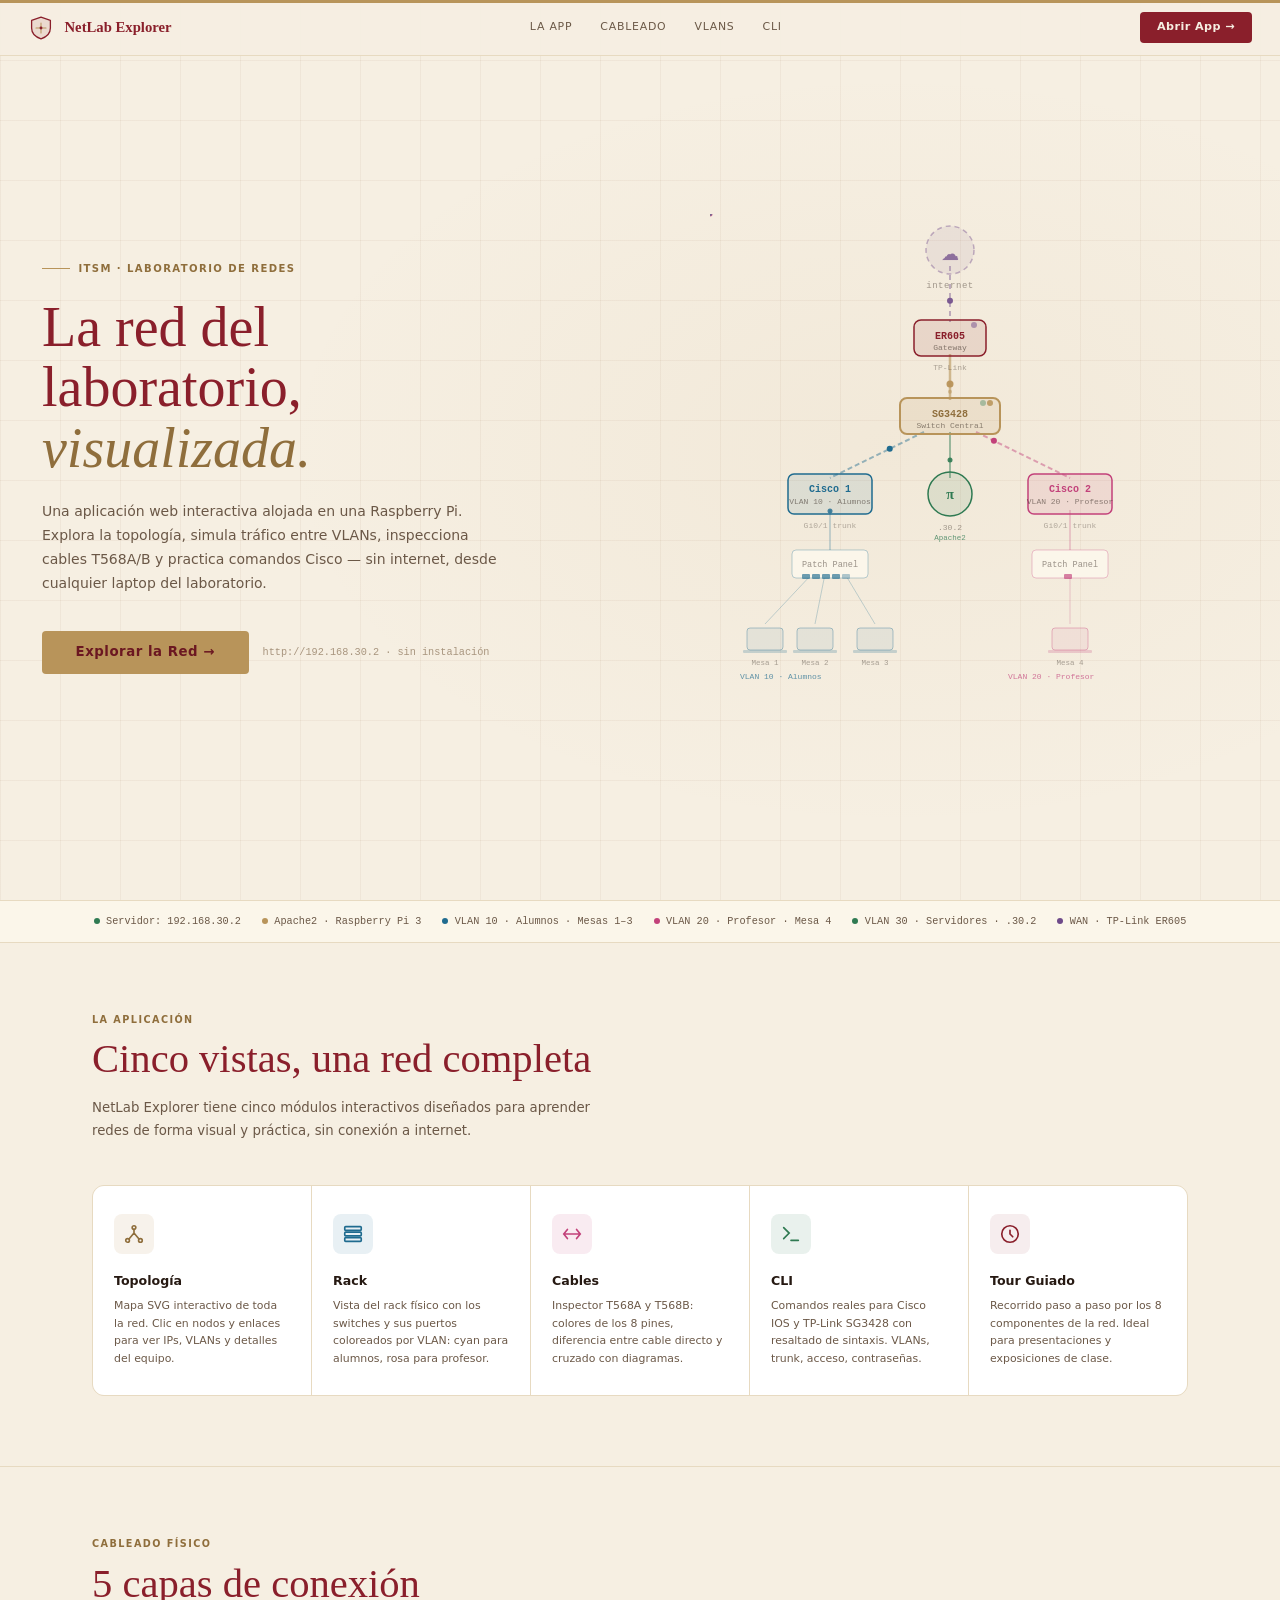
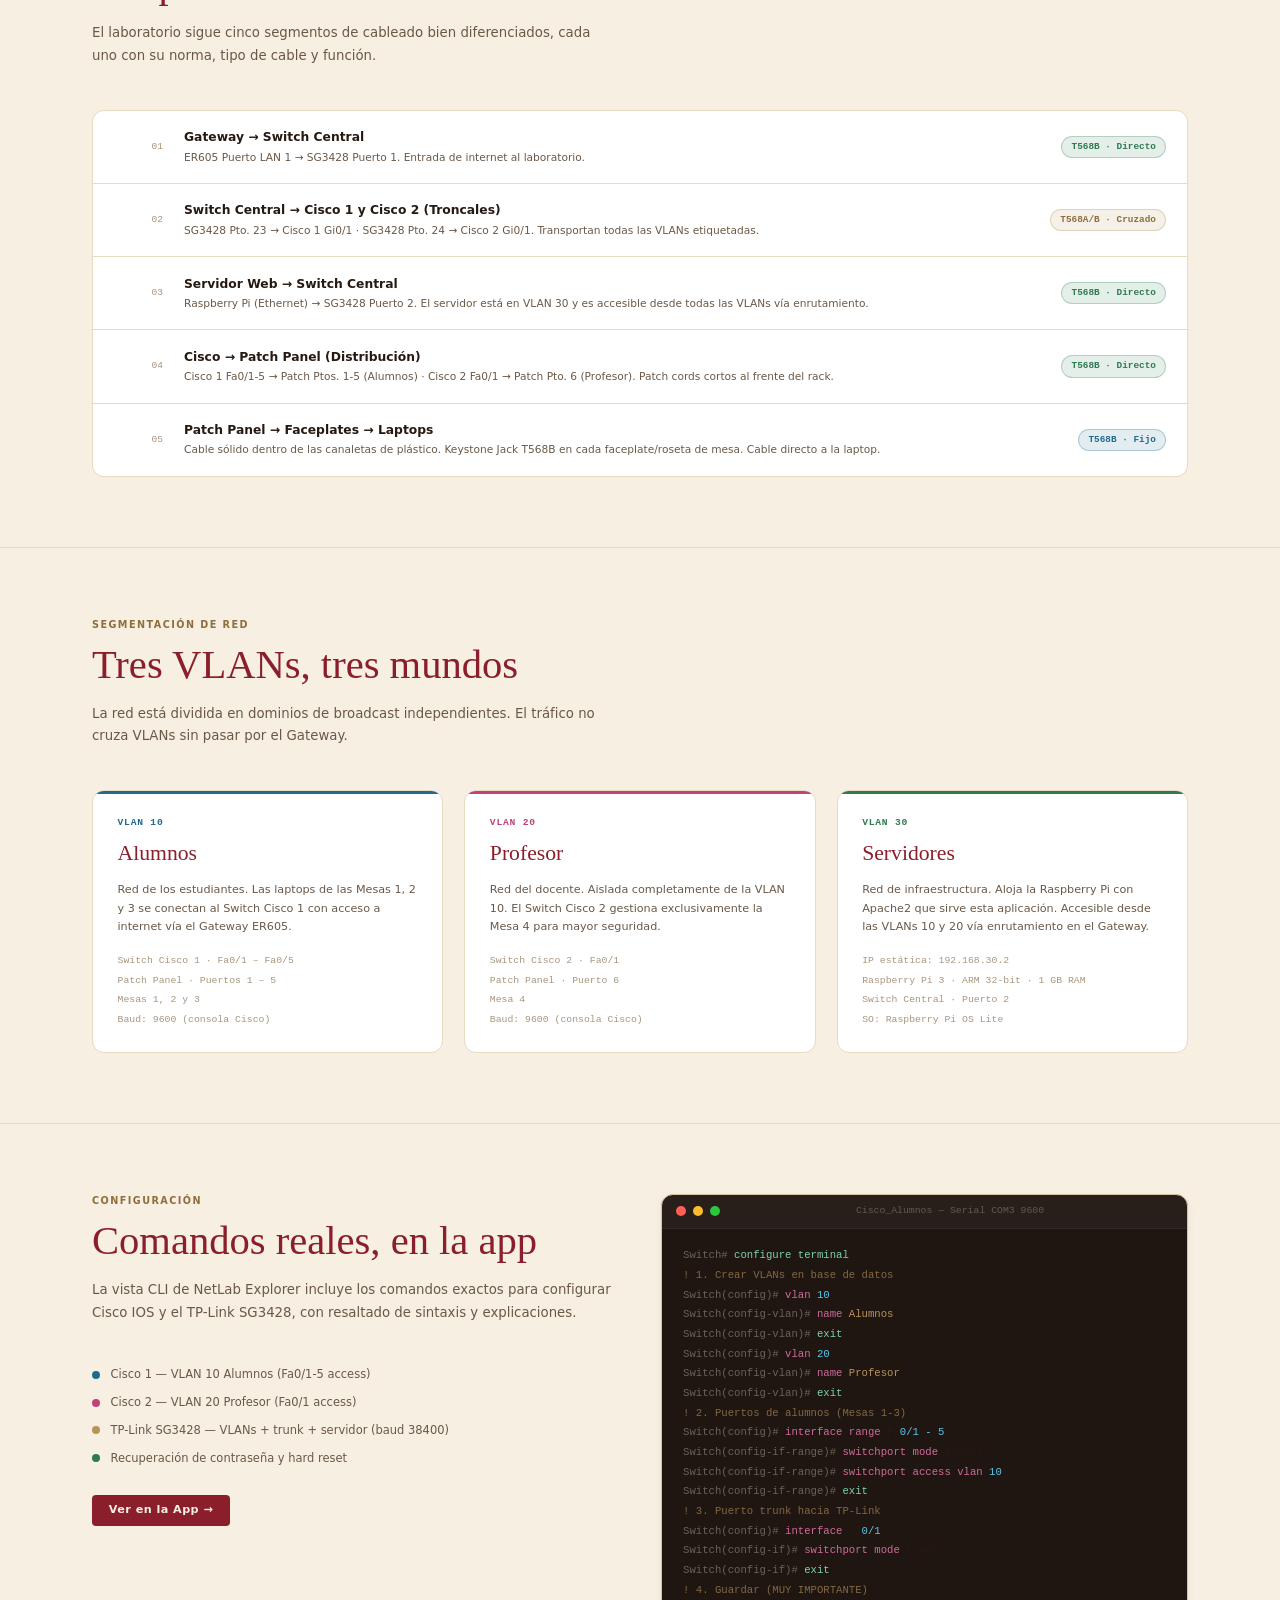
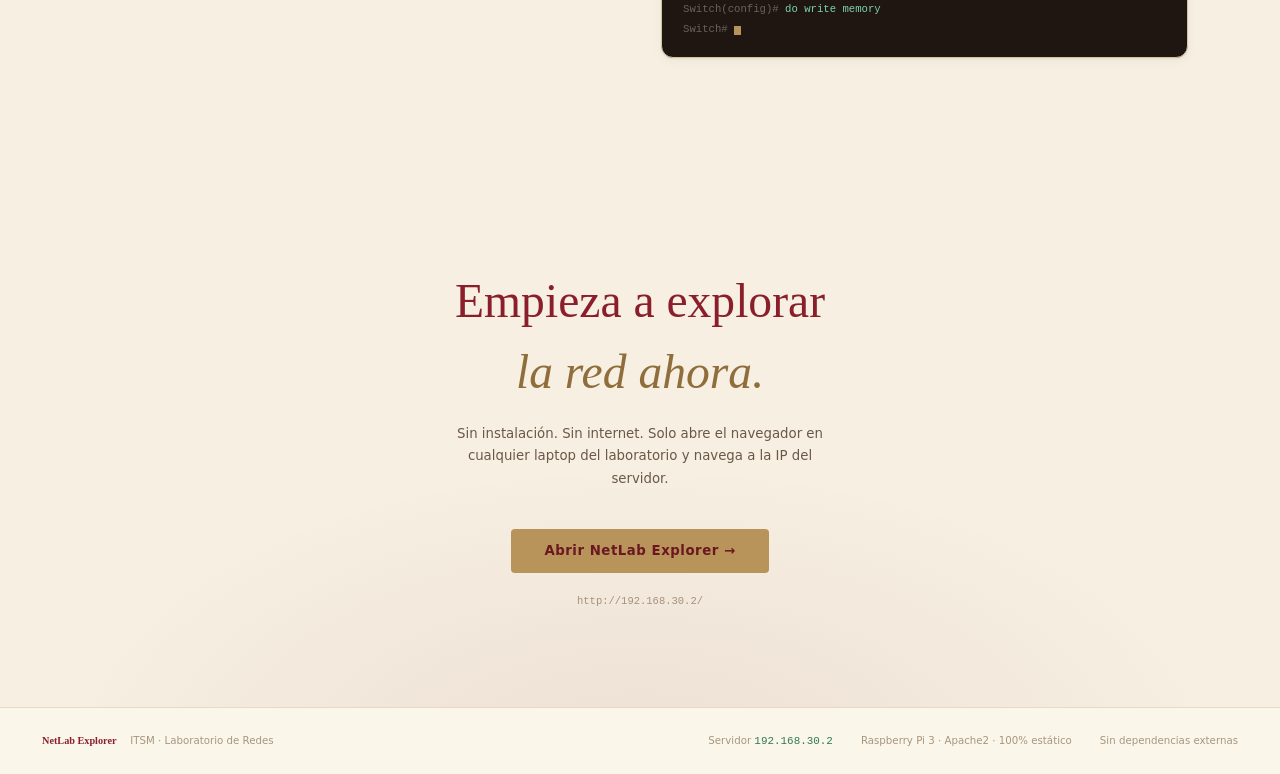
<file: index.html>
<!DOCTYPE html>
<html lang="es">
<head>
<meta charset="UTF-8">
<meta name="viewport" content="width=device-width, initial-scale=1.0">
<title>NetLab Explorer · Red del Laboratorio ITSM</title>
<link rel="preload" href="css/base.css" as="style">
<link rel="stylesheet" href="css/base.css">
<style>
/* NAV */
.ld-nav {
  position: fixed;
  top: 0; left: 0; right: 0;
  z-index: 100;
  display: flex;
  align-items: center;
  justify-content: space-between;
  padding: 0 2rem;
  height: 56px;
  background: rgba(246, 239, 226, 0.94);
  border-bottom: 1px solid var(--line);
  box-shadow: inset 0 3px 0 var(--gold);
}
.ld-nav__brand {
  display: flex;
  align-items: center;
  gap: 0.75rem;
  font-family: var(--font-display);
  font-size: 1.05rem;
  font-weight: 700;
  color: var(--wine);
}
.ld-nav__links {
  display: flex;
  gap: 2rem;
  font-size: 0.78rem;
  letter-spacing: 0.07em;
  text-transform: uppercase;
  color: var(--text-mut);
}
.ld-nav__links a { transition: color var(--t-fast) var(--ease); }
.ld-nav__links a:hover { color: var(--gold); }
.ld-btn {
  display: inline-flex;
  align-items: center;
  gap: 0.4rem;
  padding: 0.5rem 1.2rem;
  border-radius: var(--r-sm);
  font-size: 0.8rem;
  font-weight: 600;
  letter-spacing: 0.04em;
  transition: background var(--t-fast) var(--ease), transform var(--t-fast) var(--ease);
  background: var(--wine);
  color: #f6efe2;
}
.ld-btn:hover { background: var(--wine-deep); transform: translateY(-1px); }
.ld-btn--gold { background: var(--gold); color: var(--wine-deep); }
.ld-btn--gold:hover { background: var(--gold-deep); color: #f6efe2; }
.ld-btn--lg { padding: 0.85rem 2.4rem; font-size: 0.95rem; }

/* HERO */
.hero {
  min-height: 100vh;
  display: grid;
  grid-template-columns: 1fr 1fr;
  align-items: center;
  padding: 6rem 3rem 4rem;
  gap: 3rem;
  position: relative;
  overflow: hidden;
}
.hero::before {
  content: '';
  position: absolute;
  inset: 0;
  background:
    linear-gradient(var(--grid) 1px, transparent 1px) 0 0 / 60px 60px,
    linear-gradient(90deg, var(--grid) 1px, transparent 1px) 0 0 / 60px 60px;
  pointer-events: none;
}
.hero::after {
  content: '';
  position: absolute;
  inset: 0;
  background: radial-gradient(ellipse 80% 70% at 70% 50%, rgba(184,148,90,0.07), transparent 60%);
  pointer-events: none;
}
.hero__content {
  position: relative;
  z-index: 1;
  animation: fadeUp 0.9s var(--ease) both;
}
.hero__kicker {
  display: inline-flex;
  align-items: center;
  gap: 0.6rem;
  font-size: 0.72rem;
  font-weight: 600;
  letter-spacing: 0.14em;
  text-transform: uppercase;
  color: var(--gold-deep);
  margin-bottom: 1.5rem;
}
.hero__kicker::before {
  content: '';
  display: inline-block;
  width: 28px; height: 1px;
  background: var(--gold);
}
.hero__title {
  font-family: var(--font-display);
  font-size: clamp(2.6rem, 5vw, 4rem);
  line-height: 1.08;
  font-weight: normal;
  color: var(--wine);
  margin: 0 0 1.5rem;
}
.hero__title em {
  font-style: italic;
  color: var(--gold-deep);
}
.hero__sub {
  font-size: 1rem;
  line-height: 1.72;
  color: var(--text-mut);
  margin-bottom: 2.5rem;
  max-width: 460px;
}
.hero__actions {
  display: flex;
  gap: 1rem;
  align-items: center;
  flex-wrap: wrap;
}
.hero__note {
  font-size: 0.73rem;
  color: var(--text-dim);
  font-family: var(--font-mono);
}
.hero__visual {
  position: relative;
  z-index: 1;
  display: flex;
  justify-content: center;
  align-items: center;
  animation: fadeUp 0.9s 0.15s var(--ease) both;
}

/* STATUS STRIP */
.strip {
  display: flex;
  align-items: center;
  padding: 0.9rem 3rem;
  border-top: 1px solid var(--line);
  border-bottom: 1px solid var(--line);
  background: var(--bg-1);
  font-size: 0.73rem;
  color: var(--text-mut);
  font-family: var(--font-mono);
  flex-wrap: wrap;
  gap: 1.5rem;
  justify-content: center;
}
.strip__item { display: flex; align-items: center; gap: 0.45rem; white-space: nowrap; }
.strip__dot { width: 6px; height: 6px; border-radius: 50%; flex-shrink: 0; }

/* SECTIONS */
.section {
  padding: 5rem 3rem;
  max-width: 1180px;
  margin: 0 auto;
}
.section__label {
  font-size: 0.69rem;
  font-weight: 600;
  letter-spacing: 0.15em;
  text-transform: uppercase;
  color: var(--gold-deep);
  margin-bottom: 0.6rem;
}
.section__title {
  font-family: var(--font-display);
  font-size: clamp(1.9rem, 3.5vw, 2.9rem);
  font-weight: normal;
  color: var(--wine);
  margin: 0 0 1rem;
  line-height: 1.18;
}
.section__sub {
  font-size: 0.95rem;
  color: var(--text-mut);
  max-width: 520px;
  line-height: 1.72;
  margin-bottom: 3rem;
}

/* FEATURE GRID */
.features {
  display: grid;
  grid-template-columns: repeat(5, 1fr);
  gap: 1px;
  background: var(--line);
  border: 1px solid var(--line);
  border-radius: var(--r-lg);
  overflow: hidden;
}
.feat {
  background: var(--bg-card);
  padding: 2rem 1.5rem;
  transition: background var(--t-mid) var(--ease);
  animation: fadeUp 0.7s var(--ease) both;
}
.feat:hover { background: var(--bg-1); }
.feat__icon {
  width: 40px; height: 40px;
  border-radius: var(--r-md);
  display: flex;
  align-items: center;
  justify-content: center;
  margin-bottom: 1.25rem;
}
.feat__title { font-size: 0.9rem; font-weight: 600; color: var(--text); margin-bottom: 0.5rem; }
.feat__desc { font-size: 0.78rem; color: var(--text-mut); line-height: 1.6; }
.feat:nth-child(1) { animation-delay: 0.05s; }
.feat:nth-child(2) { animation-delay: 0.12s; }
.feat:nth-child(3) { animation-delay: 0.19s; }
.feat:nth-child(4) { animation-delay: 0.26s; }
.feat:nth-child(5) { animation-delay: 0.33s; }

/* LAYERS */
.layers {
  display: flex;
  flex-direction: column;
  gap: 1px;
  border: 1px solid var(--line);
  border-radius: var(--r-lg);
  overflow: hidden;
  background: var(--line);
}
.layer {
  display: grid;
  grid-template-columns: 3.5rem 1fr auto;
  align-items: center;
  gap: 1.5rem;
  padding: 1.25rem 1.5rem;
  background: var(--bg-card);
  transition: background var(--t-fast) var(--ease);
}
.layer:hover { background: var(--bg-1); }
.layer__num {
  font-family: var(--font-mono);
  font-size: 0.68rem;
  color: var(--text-dim);
  text-align: right;
}
.layer__title { font-size: 0.88rem; font-weight: 600; color: var(--text); margin-bottom: 0.2rem; }
.layer__desc { font-size: 0.76rem; color: var(--text-mut); }
.layer__badge {
  font-family: var(--font-mono);
  font-size: 0.67rem;
  padding: 0.22rem 0.65rem;
  border-radius: 999px;
  white-space: nowrap;
  font-weight: 600;
}
.badge--directo { background: rgba(47,122,82,0.12); color: #2f7a52; border: 1px solid rgba(47,122,82,0.28); }
.badge--cruzado { background: rgba(184,148,90,0.14); color: var(--gold-deep); border: 1px solid rgba(184,148,90,0.32); }
.badge--fijo { background: rgba(31,107,143,0.12); color: #1f6b8f; border: 1px solid rgba(31,107,143,0.28); }

/* VLAN CARDS */
.vlans { display: grid; grid-template-columns: repeat(3, 1fr); gap: 1.5rem; }
.vlan-card {
  border-radius: var(--r-lg);
  border: 1px solid var(--line);
  padding: 1.75rem;
  position: relative;
  overflow: hidden;
  transition: transform var(--t-mid) var(--ease), border-color var(--t-mid) var(--ease), box-shadow var(--t-mid) var(--ease);
  background: var(--bg-card);
}
.vlan-card:hover { transform: translateY(-5px); border-color: var(--line-2); box-shadow: var(--shadow-md); }
.vlan-card::before {
  content: '';
  position: absolute;
  top: 0; left: 0; right: 0;
  height: 3px;
}
.vlan-card--10::before { background: var(--vlan-10); }
.vlan-card--20::before { background: var(--vlan-20); }
.vlan-card--30::before { background: var(--vlan-30); }
.vlan-card__num {
  font-family: var(--font-mono);
  font-size: 0.69rem;
  font-weight: 700;
  letter-spacing: 0.08em;
  margin-bottom: 0.5rem;
}
.vlan-card--10 .vlan-card__num { color: var(--vlan-10); }
.vlan-card--20 .vlan-card__num { color: var(--vlan-20); }
.vlan-card--30 .vlan-card__num { color: var(--vlan-30); }
.vlan-card__title {
  font-family: var(--font-display);
  font-size: 1.55rem;
  color: var(--wine);
  margin: 0 0 0.75rem;
  font-weight: normal;
}
.vlan-card__desc {
  font-size: 0.8rem;
  color: var(--text-mut);
  line-height: 1.65;
  margin-bottom: 1.25rem;
}
.vlan-card__meta {
  display: flex;
  flex-direction: column;
  gap: 0.35rem;
  font-family: var(--font-mono);
  font-size: 0.7rem;
  color: var(--text-dim);
}

/* TERMINAL */
.terminal {
  background: var(--bg-ink);
  border-radius: var(--r-lg);
  overflow: hidden;
  border: 1px solid var(--line-2);
  font-family: var(--font-mono);
  font-size: 0.78rem;
  max-width: 720px;
  box-shadow: var(--shadow-md);
}
.terminal__bar {
  display: flex;
  align-items: center;
  gap: 0.5rem;
  padding: 0.65rem 1rem;
  background: rgba(255,255,255,0.04);
  border-bottom: 1px solid rgba(255,255,255,0.05);
}
.terminal__dot { width: 10px; height: 10px; border-radius: 50%; }
.terminal__dot:nth-child(1) { background: #ff5f57; }
.terminal__dot:nth-child(2) { background: #febc2e; }
.terminal__dot:nth-child(3) { background: #28c840; }
.terminal__title {
  font-size: 0.7rem;
  color: rgba(246,239,226,0.28);
  margin: 0 auto;
}
.terminal__body { padding: 1.25rem 1.5rem; line-height: 1.85; }
.t-comment { color: rgba(184,148,90,0.65); }
.t-cmd { color: #7dd3a8; }
.t-kw { color: #d06b9a; }
.t-str { color: #b8945a; }
.t-num { color: #5ac4ea; }
.t-prompt { color: rgba(246,239,226,0.35); }
.t-cursor {
  display: inline-block;
  width: 7px; height: 0.85em;
  background: var(--gold);
  animation: blink 1.1s step-end infinite;
  vertical-align: text-bottom;
}

/* CTA SECTION */
.cta-section {
  text-align: center;
  padding: 7rem 2rem;
  position: relative;
  overflow: hidden;
}
.cta-section::before {
  content: '';
  position: absolute;
  inset: 0;
  background: radial-gradient(ellipse 70% 80% at 50% 110%, rgba(138,31,43,0.08), transparent 65%);
  pointer-events: none;
}
.cta-section__title {
  font-family: var(--font-display);
  font-size: clamp(2.2rem, 4.5vw, 3.4rem);
  color: var(--wine);
  margin-bottom: 1rem;
  font-weight: normal;
  position: relative;
}
.cta-section__sub {
  color: var(--text-mut);
  font-size: 0.95rem;
  margin-bottom: 2.75rem;
  max-width: 380px;
  margin-left: auto;
  margin-right: auto;
  line-height: 1.7;
  position: relative;
}

/* FOOTER */
footer {
  border-top: 1px solid var(--line);
  padding: 1.75rem 3rem;
  display: flex;
  justify-content: space-between;
  align-items: center;
  font-size: 0.73rem;
  color: var(--text-dim);
  flex-wrap: wrap;
  gap: 1rem;
  background: var(--bg-1);
}

/* DIVIDER */
.divider { border: none; height: 1px; background: var(--line); margin: 0; }

/* ANIMATIONS */
@keyframes fadeUp {
  from { opacity: 0; transform: translateY(28px); }
  to   { opacity: 1; transform: translateY(0); }
}
@keyframes blink {
  0%, 100% { opacity: 1; }
  50%       { opacity: 0; }
}

/* RESPONSIVE */
@media (max-width: 900px) {
  .hero { grid-template-columns: 1fr; padding: 5rem 1.5rem 3rem; }
  .hero__visual { order: -1; }
  .hero__actions { justify-content: center; }
  .hero__content { text-align: center; }
  .hero__sub { margin-left: auto; margin-right: auto; }
  .features { grid-template-columns: 1fr 1fr; }
  .vlans { grid-template-columns: 1fr; }
  .ld-nav__links { display: none; }
  .layer { grid-template-columns: 2.5rem 1fr; }
  .layer__badge { display: none; }
  .section { padding: 4rem 1.5rem; }
}
@media (max-width: 600px) {
  .features { grid-template-columns: 1fr; }
}
</style>
</head>
<body>

<!-- Fondos decorativos (mismo sistema que app.html) -->
<div class="bg-grid" aria-hidden="true"></div>
<div class="bg-halo bg-halo--a" aria-hidden="true"></div>
<div class="bg-halo bg-halo--b" aria-hidden="true"></div>

<!-- NAV -->
<nav class="ld-nav" aria-label="Navegación">
  <div class="ld-nav__brand">
    <svg viewBox="0 0 36 36" width="26" height="26" aria-hidden="true">
      <path d="M18 3 L31 7.5 V18 C31 25 25.5 30.5 18 33 C10.5 30.5 5 25 5 18 V7.5 Z"
            fill="var(--wine-soft)" stroke="var(--wine)" stroke-width="1.8" stroke-linejoin="round"/>
      <path d="M18 11 V25 M11 18 H25" stroke="var(--gold)" stroke-width="1.4" stroke-linecap="round"/>
      <circle cx="18" cy="18" r="2" fill="var(--wine)"/>
    </svg>
    NetLab Explorer
  </div>
  <div class="ld-nav__links">
    <a href="#app">La App</a>
    <a href="#cables">Cableado</a>
    <a href="#vlans">VLANs</a>
    <a href="#cli">CLI</a>
  </div>
  <a href="app.html" class="ld-btn">Abrir App →</a>
</nav>

<!-- HERO -->
<section class="hero" aria-labelledby="hero-title">

  <!-- Content -->
  <div class="hero__content">
    <div class="hero__kicker">ITSM · Laboratorio de Redes</div>
    <h1 class="hero__title" id="hero-title">
      La red del<br>laboratorio,<br><em>visualizada.</em>
    </h1>
    <p class="hero__sub">
      Una aplicación web interactiva alojada en una Raspberry Pi. Explora la topología,
      simula tráfico entre VLANs, inspecciona cables T568A/B y practica comandos
      Cisco — sin internet, desde cualquier laptop del laboratorio.
    </p>
    <div class="hero__actions">
      <a href="app.html" class="ld-btn ld-btn--gold ld-btn--lg">Explorar la Red →</a>
      <span class="hero__note">http://192.168.30.2 · sin instalación</span>
    </div>
  </div>

  <!-- Animated network SVG -->
  <div class="hero__visual" aria-hidden="true">
    <svg viewBox="0 0 480 500" width="480" height="500" style="max-width:100%">

      <!-- LINKS -->
      <path d="M 240,52 L 240,108" stroke="rgba(110,74,138,0.4)" stroke-width="2" fill="none" stroke-dasharray="5,4"/>
      <path d="M 240,140 L 240,186" stroke="rgba(184,148,90,0.6)" stroke-width="2.5" fill="none"/>
      <path d="M 214,218 L 120,264" stroke="rgba(31,107,143,0.45)" stroke-width="2" fill="none" stroke-dasharray="5,3"/>
      <path d="M 266,218 L 360,264" stroke="rgba(194,65,122,0.45)" stroke-width="2" fill="none" stroke-dasharray="5,3"/>
      <path d="M 240,218 L 240,264" stroke="rgba(47,122,82,0.45)" stroke-width="2" fill="none"/>
      <path d="M 120,296 L 120,340" stroke="rgba(31,107,143,0.3)" stroke-width="1.5" fill="none"/>
      <path d="M 360,296 L 360,340" stroke="rgba(194,65,122,0.3)" stroke-width="1.5" fill="none"/>
      <path d="M 102,360 L 55,410" stroke="rgba(31,107,143,0.25)" stroke-width="1" fill="none"/>
      <path d="M 115,360 L 105,410" stroke="rgba(31,107,143,0.25)" stroke-width="1" fill="none"/>
      <path d="M 135,360 L 165,410" stroke="rgba(31,107,143,0.25)" stroke-width="1" fill="none"/>
      <path d="M 360,360 L 360,410" stroke="rgba(194,65,122,0.25)" stroke-width="1" fill="none"/>

      <!-- ANIMATED PACKETS -->
      <circle r="3" fill="#6e4a8a" opacity="0.9">
        <animateMotion path="M 240,52 L 240,108" dur="2.8s" repeatCount="indefinite" begin="0s"/>
      </circle>
      <circle r="3.5" fill="#b8945a" opacity="0.95">
        <animateMotion path="M 240,140 L 240,186" dur="1.9s" repeatCount="indefinite" begin="0.5s"/>
      </circle>
      <circle r="3" fill="#1f6b8f" opacity="1">
        <animateMotion path="M 214,218 L 120,264" dur="2.3s" repeatCount="indefinite" begin="0.9s"/>
      </circle>
      <circle r="3" fill="#c2417a" opacity="1">
        <animateMotion path="M 266,218 L 360,264" dur="2.3s" repeatCount="indefinite" begin="1.3s"/>
      </circle>
      <circle r="2.5" fill="#2f7a52" opacity="0.9">
        <animateMotion path="M 240,218 L 240,264" dur="1.7s" repeatCount="indefinite" begin="0.7s"/>
      </circle>
      <circle r="2.5" fill="#1f6b8f" opacity="0.8">
        <animateMotion path="M 120,296 L 120,340" dur="1.6s" repeatCount="indefinite" begin="1.7s"/>
      </circle>
      <circle r="2.5" fill="#c2417a" opacity="0.8">
        <animateMotion path="M 360,296 L 360,340" dur="1.6s" repeatCount="indefinite" begin="2.1s"/>
      </circle>
      <circle r="2" fill="#b8945a" opacity="0.5">
        <animateMotion path="M 240,186 L 240,140" dur="1.9s" repeatCount="indefinite" begin="1.4s"/>
      </circle>
      <circle r="2" fill="#1f6b8f" opacity="0.5">
        <animateMotion path="M 120,264 L 214,218" dur="2.3s" repeatCount="indefinite" begin="2.4s"/>
      </circle>

      <!-- NODE: Internet -->
      <g transform="translate(240,36)">
        <circle r="24" fill="rgba(110,74,138,0.08)" stroke="rgba(110,74,138,0.4)" stroke-width="1.5" stroke-dasharray="5,4"/>
        <text y="5" text-anchor="middle" dominant-baseline="middle" font-size="18" fill="rgba(110,74,138,0.75)">☁</text>
        <text y="38" text-anchor="middle" font-size="9" fill="rgba(38,25,18,0.4)" font-family="monospace" letter-spacing="0.06em">internet</text>
      </g>

      <!-- NODE: Gateway ER605 -->
      <g transform="translate(240,124)">
        <rect x="-36" y="-18" width="72" height="36" rx="7" fill="rgba(138,31,43,0.10)" stroke="#8a1f2b" stroke-width="1.5"/>
        <text y="-2" text-anchor="middle" dominant-baseline="middle" font-size="10" fill="#8a1f2b" font-weight="bold" font-family="monospace">ER605</text>
        <text y="10" text-anchor="middle" dominant-baseline="middle" font-size="8" fill="rgba(38,25,18,0.5)" font-family="monospace">Gateway</text>
        <circle cx="24" cy="-13" r="3" fill="#6e4a8a" opacity="0.7">
          <animate attributeName="opacity" values="0.7;0.2;0.7" dur="2.2s" repeatCount="indefinite"/>
        </circle>
        <text y="32" text-anchor="middle" font-size="8" fill="rgba(38,25,18,0.35)" font-family="monospace">TP-Link</text>
      </g>

      <!-- NODE: Switch Central SG3428 -->
      <g transform="translate(240,202)">
        <rect x="-50" y="-18" width="100" height="36" rx="7" fill="rgba(184,148,90,0.12)" stroke="#b8945a" stroke-width="2"/>
        <text y="-2" text-anchor="middle" dominant-baseline="middle" font-size="10" fill="#8f6e3c" font-weight="bold" font-family="monospace">SG3428</text>
        <text y="10" text-anchor="middle" dominant-baseline="middle" font-size="8" fill="rgba(38,25,18,0.5)" font-family="monospace">Switch Central</text>
        <circle cx="40" cy="-13" r="3" fill="#b8945a">
          <animate attributeName="opacity" values="1;0.3;1" dur="1.6s" repeatCount="indefinite"/>
        </circle>
        <circle cx="33" cy="-13" r="3" fill="#2f7a52">
          <animate attributeName="opacity" values="0.7;0.2;0.7" dur="2s" repeatCount="indefinite" begin="0.4s"/>
        </circle>
      </g>

      <!-- NODE: Cisco 1 -->
      <g transform="translate(120,280)">
        <rect x="-42" y="-20" width="84" height="40" rx="6" fill="rgba(31,107,143,0.10)" stroke="#1f6b8f" stroke-width="1.5"/>
        <text y="-5" text-anchor="middle" dominant-baseline="middle" font-size="10" fill="#1f6b8f" font-weight="bold" font-family="monospace">Cisco 1</text>
        <text y="8" text-anchor="middle" dominant-baseline="middle" font-size="8" fill="rgba(38,25,18,0.5)" font-family="monospace">VLAN 10 · Alumnos</text>
        <text y="34" text-anchor="middle" font-size="8" fill="rgba(38,25,18,0.32)" font-family="monospace">Gi0/1 trunk</text>
      </g>

      <!-- NODE: Cisco 2 -->
      <g transform="translate(360,280)">
        <rect x="-42" y="-20" width="84" height="40" rx="6" fill="rgba(194,65,122,0.10)" stroke="#c2417a" stroke-width="1.5"/>
        <text y="-5" text-anchor="middle" dominant-baseline="middle" font-size="10" fill="#c2417a" font-weight="bold" font-family="monospace">Cisco 2</text>
        <text y="8" text-anchor="middle" dominant-baseline="middle" font-size="8" fill="rgba(38,25,18,0.5)" font-family="monospace">VLAN 20 · Profesor</text>
        <text y="34" text-anchor="middle" font-size="8" fill="rgba(38,25,18,0.32)" font-family="monospace">Gi0/1 trunk</text>
      </g>

      <!-- NODE: Raspberry Pi -->
      <g transform="translate(240,280)">
        <circle r="22" fill="rgba(47,122,82,0.10)" stroke="#2f7a52" stroke-width="1.5"/>
        <text y="2" text-anchor="middle" dominant-baseline="middle" font-size="14" fill="#2f7a52" font-weight="bold" font-family="serif">π</text>
        <text y="36" text-anchor="middle" font-size="8" fill="rgba(38,25,18,0.4)" font-family="monospace">.30.2</text>
        <text y="46" text-anchor="middle" font-size="7.5" fill="rgba(47,122,82,0.75)" font-family="monospace">Apache2</text>
      </g>

      <!-- NODE: Patch Panel 1 -->
      <g transform="translate(120,350)">
        <rect x="-38" y="-14" width="76" height="28" rx="4" fill="var(--bg-1,#fbf6ea)" stroke="rgba(31,107,143,0.3)" stroke-width="1"/>
        <text y="1" text-anchor="middle" dominant-baseline="middle" font-size="8.5" fill="rgba(38,25,18,0.45)" font-family="monospace">Patch Panel</text>
        <g transform="translate(-28,10)">
          <rect x="0"  y="0" width="8" height="5" rx="1" fill="#1f6b8f" opacity="0.65"/>
          <rect x="10" y="0" width="8" height="5" rx="1" fill="#1f6b8f" opacity="0.65"/>
          <rect x="20" y="0" width="8" height="5" rx="1" fill="#1f6b8f" opacity="0.65"/>
          <rect x="30" y="0" width="8" height="5" rx="1" fill="#1f6b8f" opacity="0.65"/>
          <rect x="40" y="0" width="8" height="5" rx="1" fill="#1f6b8f" opacity="0.35"/>
        </g>
      </g>

      <!-- NODE: Patch Panel 2 -->
      <g transform="translate(360,350)">
        <rect x="-38" y="-14" width="76" height="28" rx="4" fill="var(--bg-1,#fbf6ea)" stroke="rgba(194,65,122,0.3)" stroke-width="1"/>
        <text y="1" text-anchor="middle" dominant-baseline="middle" font-size="8.5" fill="rgba(38,25,18,0.45)" font-family="monospace">Patch Panel</text>
        <g transform="translate(-6,10)">
          <rect x="0" y="0" width="8" height="5" rx="1" fill="#c2417a" opacity="0.65"/>
        </g>
      </g>

      <!-- LAPTOPS (VLAN 10) -->
      <g transform="translate(55,425)">
        <rect x="-18" y="-11" width="36" height="22" rx="3" fill="rgba(31,107,143,0.07)" stroke="rgba(31,107,143,0.35)" stroke-width="1"/>
        <rect x="-22" y="11" width="44" height="3" rx="1" fill="rgba(31,107,143,0.22)"/>
        <text y="26" text-anchor="middle" font-size="7.5" fill="rgba(38,25,18,0.38)" font-family="monospace">Mesa 1</text>
      </g>
      <g transform="translate(105,425)">
        <rect x="-18" y="-11" width="36" height="22" rx="3" fill="rgba(31,107,143,0.07)" stroke="rgba(31,107,143,0.35)" stroke-width="1"/>
        <rect x="-22" y="11" width="44" height="3" rx="1" fill="rgba(31,107,143,0.22)"/>
        <text y="26" text-anchor="middle" font-size="7.5" fill="rgba(38,25,18,0.38)" font-family="monospace">Mesa 2</text>
      </g>
      <g transform="translate(165,425)">
        <rect x="-18" y="-11" width="36" height="22" rx="3" fill="rgba(31,107,143,0.07)" stroke="rgba(31,107,143,0.35)" stroke-width="1"/>
        <rect x="-22" y="11" width="44" height="3" rx="1" fill="rgba(31,107,143,0.22)"/>
        <text y="26" text-anchor="middle" font-size="7.5" fill="rgba(38,25,18,0.38)" font-family="monospace">Mesa 3</text>
      </g>

      <!-- LAPTOP (VLAN 20) -->
      <g transform="translate(360,425)">
        <rect x="-18" y="-11" width="36" height="22" rx="3" fill="rgba(194,65,122,0.07)" stroke="rgba(194,65,122,0.35)" stroke-width="1"/>
        <rect x="-22" y="11" width="44" height="3" rx="1" fill="rgba(194,65,122,0.22)"/>
        <text y="26" text-anchor="middle" font-size="7.5" fill="rgba(38,25,18,0.38)" font-family="monospace">Mesa 4</text>
      </g>

      <!-- VLAN labels bottom -->
      <text x="30" y="465" font-size="8" fill="rgba(31,107,143,0.7)" font-family="monospace">VLAN 10 · Alumnos</text>
      <text x="298" y="465" font-size="8" fill="rgba(194,65,122,0.7)" font-family="monospace">VLAN 20 · Profesor</text>
    </svg>
  </div>
</section>

<!-- STRIP -->
<div class="strip">
  <div class="strip__item">
    <span class="strip__dot" style="background:#2f7a52;animation:blink 2s step-end infinite"></span>
    Servidor: 192.168.30.2
  </div>
  <div class="strip__item">
    <span class="strip__dot" style="background:#b8945a"></span>
    Apache2 · Raspberry Pi 3
  </div>
  <div class="strip__item">
    <span class="strip__dot" style="background:#1f6b8f"></span>
    VLAN 10 · Alumnos · Mesas 1–3
  </div>
  <div class="strip__item">
    <span class="strip__dot" style="background:#c2417a"></span>
    VLAN 20 · Profesor · Mesa 4
  </div>
  <div class="strip__item">
    <span class="strip__dot" style="background:#2f7a52"></span>
    VLAN 30 · Servidores · .30.2
  </div>
  <div class="strip__item">
    <span class="strip__dot" style="background:#6e4a8a"></span>
    WAN · TP-Link ER605
  </div>
</div>

<!-- FEATURES -->
<section class="section" id="app" aria-labelledby="features-title">
  <div class="section__label">La aplicación</div>
  <h2 class="section__title" id="features-title">Cinco vistas, una red completa</h2>
  <p class="section__sub">NetLab Explorer tiene cinco módulos interactivos diseñados para aprender redes de forma visual y práctica, sin conexión a internet.</p>

  <div class="features">
    <article class="feat">
      <div class="feat__icon" style="background:rgba(184,148,90,0.12)">
        <svg width="22" height="22" viewBox="0 0 24 24" fill="none" stroke="#8f6e3c" stroke-width="1.8" stroke-linecap="round" stroke-linejoin="round">
          <circle cx="12" cy="5" r="2"/><circle cx="5" cy="19" r="2"/><circle cx="19" cy="19" r="2"/>
          <path d="M12 7v4M12 11l-5 6M12 11l5 6"/>
        </svg>
      </div>
      <div class="feat__title">Topología</div>
      <div class="feat__desc">Mapa SVG interactivo de toda la red. Clic en nodos y enlaces para ver IPs, VLANs y detalles del equipo.</div>
    </article>
    <article class="feat">
      <div class="feat__icon" style="background:rgba(31,107,143,0.10)">
        <svg width="22" height="22" viewBox="0 0 24 24" fill="none" stroke="#1f6b8f" stroke-width="1.8" stroke-linecap="round">
          <rect x="3" y="4" width="18" height="4" rx="1"/><rect x="3" y="10" width="18" height="4" rx="1"/>
          <rect x="3" y="16" width="18" height="4" rx="1"/>
        </svg>
      </div>
      <div class="feat__title">Rack</div>
      <div class="feat__desc">Vista del rack físico con los switches y sus puertos coloreados por VLAN: cyan para alumnos, rosa para profesor.</div>
    </article>
    <article class="feat">
      <div class="feat__icon" style="background:rgba(194,65,122,0.10)">
        <svg width="22" height="22" viewBox="0 0 24 24" fill="none" stroke="#c2417a" stroke-width="1.8" stroke-linecap="round">
          <path d="M3 12h18M7 7l-4 5 4 5M17 7l4 5-4 5"/>
        </svg>
      </div>
      <div class="feat__title">Cables</div>
      <div class="feat__desc">Inspector T568A y T568B: colores de los 8 pines, diferencia entre cable directo y cruzado con diagramas.</div>
    </article>
    <article class="feat">
      <div class="feat__icon" style="background:rgba(47,122,82,0.10)">
        <svg width="22" height="22" viewBox="0 0 24 24" fill="none" stroke="#2f7a52" stroke-width="1.8" stroke-linecap="round">
          <polyline points="4 17 10 11 4 5"/><line x1="12" y1="19" x2="20" y2="19"/>
        </svg>
      </div>
      <div class="feat__title">CLI</div>
      <div class="feat__desc">Comandos reales para Cisco IOS y TP-Link SG3428 con resaltado de sintaxis. VLANs, trunk, acceso, contraseñas.</div>
    </article>
    <article class="feat">
      <div class="feat__icon" style="background:rgba(138,31,43,0.08)">
        <svg width="22" height="22" viewBox="0 0 24 24" fill="none" stroke="#8a1f2b" stroke-width="1.8" stroke-linecap="round">
          <circle cx="12" cy="12" r="9"/>
          <path d="M12 8v4l3 3"/>
        </svg>
      </div>
      <div class="feat__title">Tour Guiado</div>
      <div class="feat__desc">Recorrido paso a paso por los 8 componentes de la red. Ideal para presentaciones y exposiciones de clase.</div>
    </article>
  </div>
</section>

<hr class="divider">

<!-- CABLEADO -->
<section class="section" id="cables" aria-labelledby="cables-title">
  <div class="section__label">Cableado físico</div>
  <h2 class="section__title" id="cables-title">5 capas de conexión</h2>
  <p class="section__sub">El laboratorio sigue cinco segmentos de cableado bien diferenciados, cada uno con su norma, tipo de cable y función.</p>

  <div class="layers">
    <div class="layer">
      <div class="layer__num">01</div>
      <div class="layer__content">
        <div class="layer__title">Gateway → Switch Central</div>
        <div class="layer__desc">ER605 Puerto LAN 1 → SG3428 Puerto 1. Entrada de internet al laboratorio.</div>
      </div>
      <span class="layer__badge badge--directo">T568B · Directo</span>
    </div>
    <div class="layer">
      <div class="layer__num">02</div>
      <div class="layer__content">
        <div class="layer__title">Switch Central → Cisco 1 y Cisco 2 (Troncales)</div>
        <div class="layer__desc">SG3428 Pto. 23 → Cisco 1 Gi0/1 · SG3428 Pto. 24 → Cisco 2 Gi0/1. Transportan todas las VLANs etiquetadas.</div>
      </div>
      <span class="layer__badge badge--cruzado">T568A/B · Cruzado</span>
    </div>
    <div class="layer">
      <div class="layer__num">03</div>
      <div class="layer__content">
        <div class="layer__title">Servidor Web → Switch Central</div>
        <div class="layer__desc">Raspberry Pi (Ethernet) → SG3428 Puerto 2. El servidor está en VLAN 30 y es accesible desde todas las VLANs vía enrutamiento.</div>
      </div>
      <span class="layer__badge badge--directo">T568B · Directo</span>
    </div>
    <div class="layer">
      <div class="layer__num">04</div>
      <div class="layer__content">
        <div class="layer__title">Cisco → Patch Panel (Distribución)</div>
        <div class="layer__desc">Cisco 1 Fa0/1-5 → Patch Ptos. 1-5 (Alumnos) · Cisco 2 Fa0/1 → Patch Pto. 6 (Profesor). Patch cords cortos al frente del rack.</div>
      </div>
      <span class="layer__badge badge--directo">T568B · Directo</span>
    </div>
    <div class="layer">
      <div class="layer__num">05</div>
      <div class="layer__content">
        <div class="layer__title">Patch Panel → Faceplates → Laptops</div>
        <div class="layer__desc">Cable sólido dentro de las canaletas de plástico. Keystone Jack T568B en cada faceplate/roseta de mesa. Cable directo a la laptop.</div>
      </div>
      <span class="layer__badge badge--fijo">T568B · Fijo</span>
    </div>
  </div>
</section>

<hr class="divider">

<!-- VLANS -->
<section class="section" id="vlans" aria-labelledby="vlans-title">
  <div class="section__label">Segmentación de red</div>
  <h2 class="section__title" id="vlans-title">Tres VLANs, tres mundos</h2>
  <p class="section__sub">La red está dividida en dominios de broadcast independientes. El tráfico no cruza VLANs sin pasar por el Gateway.</p>

  <div class="vlans">
    <div class="vlan-card vlan-card--10">
      <div class="vlan-card__num">VLAN 10</div>
      <h3 class="vlan-card__title">Alumnos</h3>
      <p class="vlan-card__desc">Red de los estudiantes. Las laptops de las Mesas 1, 2 y 3 se conectan al Switch Cisco 1 con acceso a internet vía el Gateway ER605.</p>
      <div class="vlan-card__meta">
        <span>Switch Cisco 1 · Fa0/1 – Fa0/5</span>
        <span>Patch Panel · Puertos 1 – 5</span>
        <span>Mesas 1, 2 y 3</span>
        <span>Baud: 9600 (consola Cisco)</span>
      </div>
    </div>
    <div class="vlan-card vlan-card--20">
      <div class="vlan-card__num">VLAN 20</div>
      <h3 class="vlan-card__title">Profesor</h3>
      <p class="vlan-card__desc">Red del docente. Aislada completamente de la VLAN 10. El Switch Cisco 2 gestiona exclusivamente la Mesa 4 para mayor seguridad.</p>
      <div class="vlan-card__meta">
        <span>Switch Cisco 2 · Fa0/1</span>
        <span>Patch Panel · Puerto 6</span>
        <span>Mesa 4</span>
        <span>Baud: 9600 (consola Cisco)</span>
      </div>
    </div>
    <div class="vlan-card vlan-card--30">
      <div class="vlan-card__num">VLAN 30</div>
      <h3 class="vlan-card__title">Servidores</h3>
      <p class="vlan-card__desc">Red de infraestructura. Aloja la Raspberry Pi con Apache2 que sirve esta aplicación. Accesible desde las VLANs 10 y 20 vía enrutamiento en el Gateway.</p>
      <div class="vlan-card__meta">
        <span>IP estática: 192.168.30.2</span>
        <span>Raspberry Pi 3 · ARM 32-bit · 1 GB RAM</span>
        <span>Switch Central · Puerto 2</span>
        <span>SO: Raspberry Pi OS Lite</span>
      </div>
    </div>
  </div>
</section>

<hr class="divider">

<!-- CLI PREVIEW -->
<section class="section" id="cli" aria-labelledby="cli-title">
  <div style="display:grid;grid-template-columns:1fr 1fr;gap:3rem;align-items:start">
    <div>
      <div class="section__label">Configuración</div>
      <h2 class="section__title" id="cli-title">Comandos reales, en la app</h2>
      <p class="section__sub">La vista CLI de NetLab Explorer incluye los comandos exactos para configurar Cisco IOS y el TP-Link SG3428, con resaltado de sintaxis y explicaciones.</p>
      <div style="display:flex;flex-direction:column;gap:0.75rem;margin-top:1.5rem">
        <div style="display:flex;gap:0.75rem;align-items:center;font-size:0.82rem;color:var(--text-mut)">
          <span style="width:8px;height:8px;border-radius:50%;background:#1f6b8f;flex-shrink:0"></span>
          Cisco 1 — VLAN 10 Alumnos (Fa0/1-5 access)
        </div>
        <div style="display:flex;gap:0.75rem;align-items:center;font-size:0.82rem;color:var(--text-mut)">
          <span style="width:8px;height:8px;border-radius:50%;background:#c2417a;flex-shrink:0"></span>
          Cisco 2 — VLAN 20 Profesor (Fa0/1 access)
        </div>
        <div style="display:flex;gap:0.75rem;align-items:center;font-size:0.82rem;color:var(--text-mut)">
          <span style="width:8px;height:8px;border-radius:50%;background:#b8945a;flex-shrink:0"></span>
          TP-Link SG3428 — VLANs + trunk + servidor (baud 38400)
        </div>
        <div style="display:flex;gap:0.75rem;align-items:center;font-size:0.82rem;color:var(--text-mut)">
          <span style="width:8px;height:8px;border-radius:50%;background:#2f7a52;flex-shrink:0"></span>
          Recuperación de contraseña y hard reset
        </div>
      </div>
      <div style="margin-top:2rem">
        <a href="app.html" class="ld-btn" style="width:max-content">Ver en la App →</a>
      </div>
    </div>
    <div>
      <div class="terminal" role="img" aria-label="Terminal Cisco IOS">
        <div class="terminal__bar" aria-hidden="true">
          <span class="terminal__dot"></span>
          <span class="terminal__dot"></span>
          <span class="terminal__dot"></span>
          <span class="terminal__title">Cisco_Alumnos — Serial COM3 9600</span>
        </div>
        <div class="terminal__body">
<pre style="margin:0;white-space:pre-wrap;font-size:0.76rem"><span class="t-prompt">Switch# </span><span class="t-cmd">configure terminal</span>
<span class="t-comment">! 1. Crear VLANs en base de datos</span>
<span class="t-prompt">Switch(config)# </span><span class="t-kw">vlan</span> <span class="t-num">10</span>
<span class="t-prompt">Switch(config-vlan)# </span><span class="t-kw">name</span> <span class="t-str">Alumnos</span>
<span class="t-prompt">Switch(config-vlan)# </span><span class="t-cmd">exit</span>
<span class="t-prompt">Switch(config)# </span><span class="t-kw">vlan</span> <span class="t-num">20</span>
<span class="t-prompt">Switch(config-vlan)# </span><span class="t-kw">name</span> <span class="t-str">Profesor</span>
<span class="t-prompt">Switch(config-vlan)# </span><span class="t-cmd">exit</span>
<span class="t-comment">! 2. Puertos de alumnos (Mesas 1-3)</span>
<span class="t-prompt">Switch(config)# </span><span class="t-kw">interface range</span> Fa<span class="t-num">0/1 - 5</span>
<span class="t-prompt">Switch(config-if-range)# </span><span class="t-kw">switchport mode</span> access
<span class="t-prompt">Switch(config-if-range)# </span><span class="t-kw">switchport access vlan</span> <span class="t-num">10</span>
<span class="t-prompt">Switch(config-if-range)# </span><span class="t-cmd">exit</span>
<span class="t-comment">! 3. Puerto trunk hacia TP-Link</span>
<span class="t-prompt">Switch(config)# </span><span class="t-kw">interface</span> Gi<span class="t-num">0/1</span>
<span class="t-prompt">Switch(config-if)# </span><span class="t-kw">switchport mode</span> trunk
<span class="t-prompt">Switch(config-if)# </span><span class="t-cmd">exit</span>
<span class="t-comment">! 4. Guardar (MUY IMPORTANTE)</span>
<span class="t-prompt">Switch(config)# </span><span class="t-cmd">do write memory</span>
<span class="t-prompt">Switch# </span><span class="t-cursor"></span></pre>
        </div>
      </div>
    </div>
  </div>
</section>

<!-- CTA -->
<section class="cta-section" aria-labelledby="cta-title">
  <h2 class="cta-section__title" id="cta-title">
    Empieza a explorar<br><em style="font-style:italic;color:var(--gold-deep)">la red ahora.</em>
  </h2>
  <p class="cta-section__sub">
    Sin instalación. Sin internet. Solo abre el navegador en cualquier laptop del laboratorio y navega a la IP del servidor.
  </p>
  <a href="app.html" class="ld-btn ld-btn--gold ld-btn--lg" style="display:inline-flex;position:relative">
    Abrir NetLab Explorer →
  </a>
  <div style="margin-top:1.5rem;font-family:var(--font-mono);font-size:0.75rem;color:var(--text-dim)">
    http://192.168.30.2/
  </div>
</section>

<!-- FOOTER -->
<footer>
  <div>
    <strong style="color:var(--wine);font-family:var(--font-display)">NetLab Explorer</strong>
    <span style="margin-left:0.75rem">ITSM · Laboratorio de Redes</span>
  </div>
  <div style="display:flex;gap:2rem;align-items:center">
    <span>Servidor <code style="font-family:var(--font-mono);color:#2f7a52;font-size:0.78rem">192.168.30.2</code></span>
    <span>Raspberry Pi 3 · Apache2 · 100% estático</span>
    <span>Sin dependencias externas</span>
  </div>
</footer>

</body>
</html>
</file>
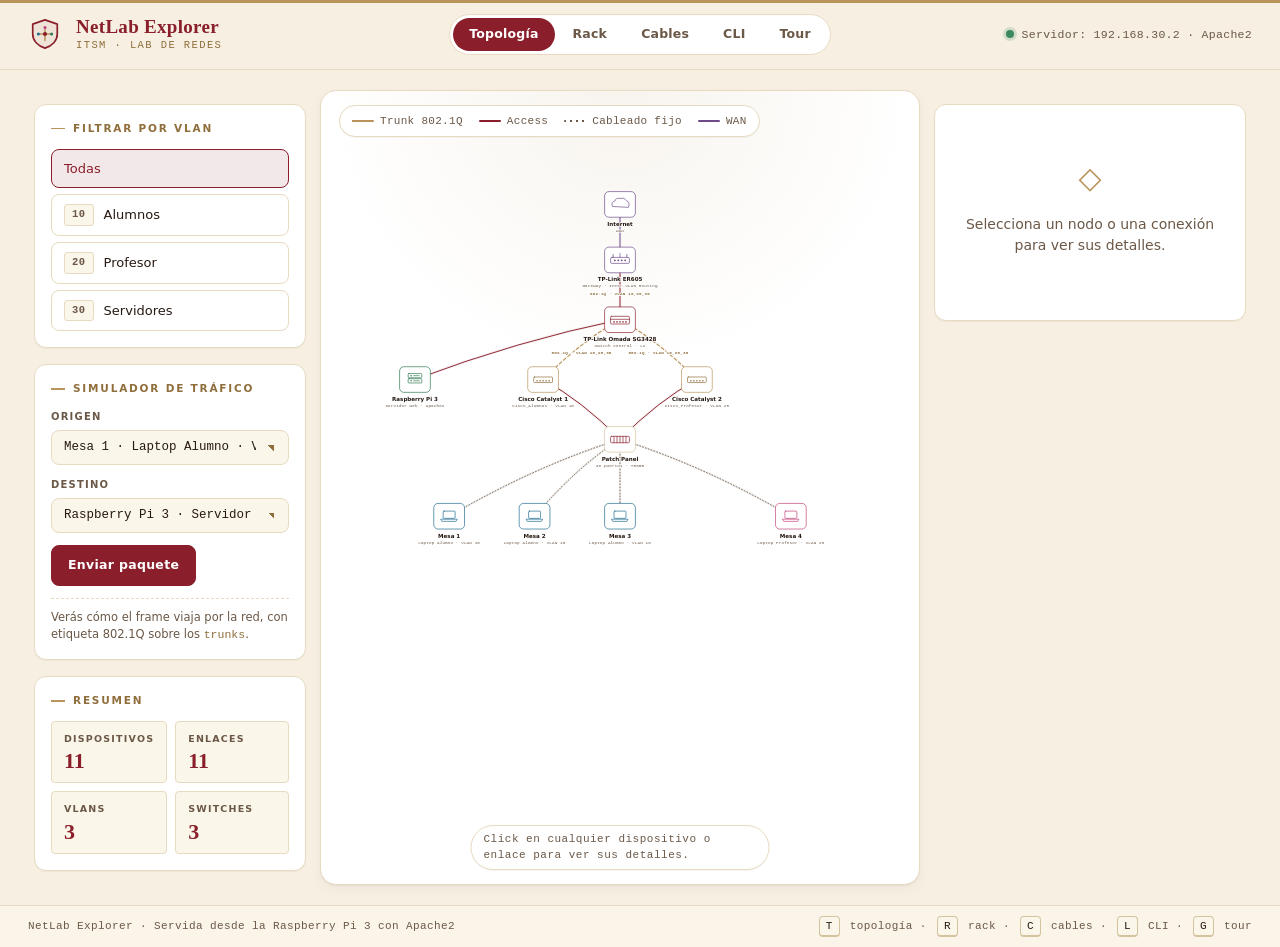
<file: app.html>
<!DOCTYPE html>
<html lang="es">
<head>
<meta charset="UTF-8">
<meta name="viewport" content="width=device-width, initial-scale=1.0">
<meta name="description" content="NetLab Explorer · Visualización interactiva de la red del laboratorio: Gateway ER605, switch central SG3428, switches Cisco, VLANs y Raspberry Pi.">
<title>NetLab Explorer · Red del Laboratorio</title>
<link rel="preload" href="css/base.css" as="style">
<link rel="stylesheet" href="css/base.css">
<link rel="stylesheet" href="css/layout.css">
<link rel="stylesheet" href="css/topology.css">
<link rel="stylesheet" href="css/components.css">
<link rel="stylesheet" href="css/animations.css">
<link rel="icon" href="data:image/svg+xml,%3Csvg xmlns='http://www.w3.org/2000/svg' viewBox='0 0 32 32'%3E%3Crect width='32' height='32' rx='6' fill='%23f6efe2'/%3E%3Cpath d='M16 4 L26 8 V16 C26 22 21 26 16 28 C11 26 6 22 6 16 V8 Z' fill='none' stroke='%238a1f2b' stroke-width='2'/%3E%3Cpath d='M16 11 V21 M11 16 H21' stroke='%23b8945a' stroke-width='1.6' stroke-linecap='round'/%3E%3Ccircle cx='16' cy='16' r='2' fill='%238a1f2b'/%3E%3C/svg%3E">
</head>
<body>

<!-- Capa decorativa: grid blueprint + halo -->
<div class="bg-grid" aria-hidden="true"></div>
<div class="bg-halo bg-halo--a" aria-hidden="true"></div>
<div class="bg-halo bg-halo--b" aria-hidden="true"></div>

<header class="topbar">
  <div class="brand">
    <svg class="brand__mark" viewBox="0 0 36 36" width="34" height="34" aria-hidden="true">
      <!-- Escudo inspirado en la identidad ITSM -->
      <path d="M18 3 L31 7.5 V18 C31 25 25.5 30.5 18 33 C10.5 30.5 5 25 5 18 V7.5 Z"
            fill="none" stroke="currentColor" stroke-width="1.8" stroke-linejoin="round"/>
      <path d="M18 3 L31 7.5 V18 C31 25 25.5 30.5 18 33 C10.5 30.5 5 25 5 18 V7.5 Z"
            fill="var(--wine-soft)" opacity="0.6"/>
      <!-- Cruz interior en oro -->
      <path d="M18 11 V25 M11 18 H25" stroke="var(--gold)" stroke-width="1.6" stroke-linecap="round"/>
      <!-- Nodo central -->
      <circle cx="18" cy="18" r="2.2" fill="currentColor"/>
      <!-- Nodos VLAN en las puntas -->
      <circle cx="11" cy="18" r="1.6" fill="var(--vlan-10)"/>
      <circle cx="25" cy="18" r="1.6" fill="var(--vlan-30)"/>
      <circle cx="18" cy="11" r="1.6" fill="var(--vlan-20)"/>
    </svg>
    <div class="brand__text">
      <span class="brand__name">NetLab Explorer</span>
      <span class="brand__sub">ITSM · Lab de Redes</span>
    </div>
  </div>

  <nav class="viewnav" aria-label="Vistas">
    <button class="viewnav__btn is-active" data-view="topo">Topología</button>
    <button class="viewnav__btn" data-view="rack">Rack</button>
    <button class="viewnav__btn" data-view="cable">Cables</button>
    <button class="viewnav__btn" data-view="cli">CLI</button>
    <button class="viewnav__btn" data-view="tour">Tour</button>
  </nav>

  <div class="topbar__meta">
    <span class="dot dot--ok"></span>
    <span class="topbar__metaText">Servidor: 192.168.30.2 · Apache2</span>
  </div>
</header>

<main class="app">

  <!-- ================= VIEW: TOPOLOGÍA ================= -->
  <section class="view view--topo is-active" data-view="topo">
    <aside class="leftpanel">
      <div class="panel">
        <h3 class="panel__title">Filtrar por VLAN</h3>
        <div class="vlanfilter">
          <button class="vlanchip is-active" data-vlan="all">Todas</button>
          <button class="vlanchip vlanchip--10" data-vlan="10"><span class="vlanchip__id">10</span><span>Alumnos</span></button>
          <button class="vlanchip vlanchip--20" data-vlan="20"><span class="vlanchip__id">20</span><span>Profesor</span></button>
          <button class="vlanchip vlanchip--30" data-vlan="30"><span class="vlanchip__id">30</span><span>Servidores</span></button>
        </div>
      </div>

      <div class="panel">
        <h3 class="panel__title">Simulador de tráfico</h3>
        <label class="field">
          <span>Origen</span>
          <select id="simFrom"></select>
        </label>
        <label class="field">
          <span>Destino</span>
          <select id="simTo"></select>
        </label>
        <button class="btn btn--primary" id="simRun">Enviar paquete</button>
        <p class="hint">Verás cómo el frame viaja por la red, con etiqueta 802.1Q sobre los <em>trunks</em>.</p>
      </div>

      <div class="panel panel--stats">
        <h3 class="panel__title">Resumen</h3>
        <dl class="stats">
          <div><dt>Dispositivos</dt><dd id="statDev">—</dd></div>
          <div><dt>Enlaces</dt><dd id="statLnk">—</dd></div>
          <div><dt>VLANs</dt><dd>3</dd></div>
          <div><dt>Switches</dt><dd>3</dd></div>
        </dl>
      </div>
    </aside>

    <div class="canvas-wrap">
      <div class="legend">
        <span class="legend__item"><i class="legend__line legend__line--trunk"></i>Trunk 802.1Q</span>
        <span class="legend__item"><i class="legend__line legend__line--access"></i>Access</span>
        <span class="legend__item"><i class="legend__line legend__line--fixed"></i>Cableado fijo</span>
        <span class="legend__item"><i class="legend__line legend__line--wan"></i>WAN</span>
      </div>
      <svg id="topoSvg" class="topo" viewBox="0 0 1400 920" preserveAspectRatio="xMidYMid meet" role="img" aria-label="Topología de red interactiva"></svg>
      <div class="canvas-hint">Click en cualquier dispositivo o enlace para ver sus detalles.</div>
    </div>

    <aside class="rightpanel" id="detailPanel">
    </aside>
  </section>

  <!-- ================= VIEW: RACK ================= -->
  <section class="view view--rack" data-view="rack">
    <div class="view__head">
      <h2>Vista de Rack · Switches</h2>
      <p>Cada switch como se vería físicamente. Pasa el cursor por un puerto para ver su modo, VLAN y vecino.</p>
    </div>
    <div id="rackContainer" class="rack-container"></div>
  </section>

  <!-- ================= VIEW: CABLES ================= -->
  <section class="view view--cable" data-view="cable">
    <div class="view__head">
      <h2>Inspector de Cables · T568A vs T568B</h2>
      <p>Selecciona la combinación que quieras inspeccionar. El cable es <strong>cruzado</strong> cuando un extremo va A y el otro B; en cualquier otra combinación es <strong>directo</strong>.</p>
    </div>
    <div class="cable-controls">
      <div class="seg">
        <span>Punta A</span>
        <button class="segbtn is-active" data-end="a" data-norm="T568B">T568B</button>
        <button class="segbtn" data-end="a" data-norm="T568A">T568A</button>
      </div>
      <div class="seg">
        <span>Punta B</span>
        <button class="segbtn is-active" data-end="b" data-norm="T568B">T568B</button>
        <button class="segbtn" data-end="b" data-norm="T568A">T568A</button>
      </div>
      <div id="cableVerdict" class="verdict"></div>
    </div>
    <div id="cableContainer" class="cable-container"></div>
    <div class="cable-usage">
      <h3>Dónde se usa cada tipo en este laboratorio</h3>
      <ul id="cableUsage" class="cable-usage__list"></ul>
    </div>
  </section>

  <!-- ================= VIEW: CLI ================= -->
  <section class="view view--cli" data-view="cli">
    <div class="view__head">
      <h2>Comandos de configuración</h2>
      <p>Los mismos comandos que usaste por consola serial (Cisco · 9600 baud, TP-Link · 38400 baud), agrupados por equipo.</p>
    </div>
    <div id="cliContainer" class="cli-container"></div>
  </section>

  <!-- ================= VIEW: TOUR ================= -->
  <section class="view view--tour" data-view="tour">
    <div class="view__head">
      <h2>Tour guiado · Camino de un paquete</h2>
      <p>Una historia visual: desde la laptop del alumno hasta el servidor Raspberry Pi.</p>
    </div>
    <div class="tour">
      <div class="tour__canvas">
        <svg id="tourSvg" class="topo topo--tour" viewBox="0 0 1400 920" preserveAspectRatio="xMidYMid meet" aria-label="Tour de paquete"></svg>
      </div>
      <aside class="tour__side">
        <div class="tour__progress"><span id="tourPos">1</span>/<span id="tourTotal">8</span></div>
        <h3 id="tourTitle" class="tour__title">—</h3>
        <p id="tourBody" class="tour__body">—</p>
        <div class="tour__controls">
          <button class="btn" id="tourPrev">◀ Anterior</button>
          <button class="btn btn--primary" id="tourNext">Siguiente ▶</button>
        </div>
        <button class="btn btn--ghost tour__replay" id="tourReplay">↺ Reiniciar tour</button>
      </aside>
    </div>
  </section>

</main>

<footer class="statusbar">
  <span>NetLab Explorer · Servida desde la Raspberry Pi 3 con Apache2</span>
  <span class="statusbar__right">
    <span class="kbd">T</span> topología · <span class="kbd">R</span> rack · <span class="kbd">C</span> cables · <span class="kbd">L</span> CLI · <span class="kbd">G</span> tour
  </span>
</footer>

<script src="js/app.js" defer></script>
</body>
</html>
</file>
<file: css/base.css>
/* ============================================================
   BASE · reset + design tokens
   Paleta ITSM (institucional): vino/borgoña + oro cálido sobre crema.
   Optimizado para Raspberry Pi 3: sin filter:blur, sin sombras
   masivas. Aspecto editorial limpio.
   ============================================================ */

*, *::before, *::after { box-sizing: border-box; }
html, body { margin: 0; padding: 0; }
button { font: inherit; color: inherit; background: none; border: 0; cursor: pointer; }
a { color: inherit; text-decoration: none; }
svg { display: block; }

:root {
  /* ===== Lienzo · crema/papel ===== */
  --bg-0:        #f6efe2;   /* crema papel — fondo general */
  --bg-1:        #fbf6ea;   /* crema clara — paneles flotantes */
  --bg-2:        #ffffff;   /* blanco puro — terminales / tarjetas elevadas */
  --bg-card:     #ffffff;
  --bg-card-2:   #fbf6ea;
  --bg-ink:      #1f1612;   /* tinta oscura — para terminales y rack */

  /* Grids decorativas (muy tenues sobre crema) */
  --grid:        rgba(120, 80, 48, 0.06);
  --grid-strong: rgba(120, 80, 48, 0.12);

  /* ===== Texto ===== */
  --text:        #261912;   /* tinta principal */
  --text-mut:    #6b5847;   /* texto secundario */
  --text-dim:    #a8957e;   /* texto terciario */
  --text-invert: #f6efe2;   /* texto sobre fondo oscuro */

  /* ===== Bordes ===== */
  --line:        #e7dac1;
  --line-2:      #d5c3a0;
  --line-ink:    #2a1d15;

  /* ===== ITSM · marca ===== */
  --wine:        #8a1f2b;   /* vino/borgoña institucional */
  --wine-deep:   #6b1721;
  --wine-soft:   rgba(138, 31, 43, 0.10);
  --wine-tint:   #f3e8ea;   /* vino 10% sobre blanco — opaco, para fondos hover */
  --wine-line:   rgba(138, 31, 43, 0.28);

  --gold:        #b8945a;   /* oro cálido del escudo */
  --gold-deep:   #8f6e3c;
  --gold-soft:   rgba(184, 148, 90, 0.16);
  --gold-line:   rgba(184, 148, 90, 0.45);

  /* ===== Acento principal (alias) ===== */
  --acc:         var(--wine);
  --acc-2:       var(--wine-deep);
  --acc-soft:    var(--wine-soft);

  /* ===== VLAN colors — armonizadas a la paleta cálida ===== */
  --vlan-10:     #1f6b8f;   /* Alumnos — azul petróleo (contraste sobre crema) */
  --vlan-20:     #c2417a;   /* Profesor — rosa-vino */
  --vlan-30:     #2f7a52;   /* Servidores — verde bosque */
  --vlan-trunk:  #b8945a;   /* Trunk multi-VLAN — oro de la marca */
  --vlan-wan:    #6e4a8a;   /* WAN — violeta apagado */

  /* Variantes "soft" para fondos de píldoras */
  --vlan-10-soft: rgba(31, 107, 143, 0.12);
  --vlan-20-soft: rgba(194, 65, 122, 0.12);
  --vlan-30-soft: rgba(47, 122, 82, 0.12);

  /* ===== Estados ===== */
  --ok:          #3a8a5e;
  --warn:        #c98a2a;
  --err:         #a8323e;

  /* ===== Tipografía =====
     Display: serif del sistema (cero descargas, sabor editorial)
     UI:      sans-serif del sistema
     Mono:    monoespaciada del sistema */
  --font-display: "Iowan Old Style", "Apple Garamond", "Hoefler Text",
                  Georgia, "Times New Roman", Cambria, serif;
  --font-ui:      ui-sans-serif, system-ui, -apple-system, "Segoe UI",
                  Roboto, "Helvetica Neue", sans-serif;
  --font-mono:    ui-monospace, "JetBrains Mono", "Cascadia Code",
                  "Fira Code", Consolas, monospace;

  /* ===== Radios ===== */
  --r-sm: 4px;
  --r-md: 8px;
  --r-lg: 12px;
  --r-xl: 16px;

  /* ===== Animaciones ===== */
  --ease: cubic-bezier(.4, 0, .2, 1);
  --t-fast: 140ms;
  --t-mid:  240ms;
  --t-slow: 480ms;

  /* ===== Sombras institucionales ===== */
  --shadow-sm: 0 1px 0 rgba(40, 25, 15, 0.04);
  --shadow-md: 0 1px 2px rgba(40, 25, 15, 0.06),
               0 4px 12px rgba(40, 25, 15, 0.04);
}

html, body {
  background: var(--bg-0);
  color: var(--text);
  font-family: var(--font-ui);
  font-size: 14px;
  line-height: 1.5;
  -webkit-font-smoothing: antialiased;
  text-rendering: optimizeLegibility;
  min-height: 100vh;
  overflow-x: hidden;
}

/* Respetar movimiento reducido */
@media (prefers-reduced-motion: reduce) {
  *, *::before, *::after {
    animation-duration: 0ms !important;
    animation-iteration-count: 1 !important;
    transition-duration: 0ms !important;
  }
}

/* Scrollbar discreta */
::-webkit-scrollbar { width: 8px; height: 8px; }
::-webkit-scrollbar-thumb { background: var(--line-2); border-radius: 8px; }
::-webkit-scrollbar-thumb:hover { background: var(--gold); }
::-webkit-scrollbar-track { background: transparent; }

/* Selección con tinta de marca */
::selection { background: var(--gold-soft); color: var(--wine-deep); }

/* ===== Utilidades ===== */
.kbd {
  display: inline-block;
  padding: 1px 6px;
  border: 1px solid var(--line-2);
  border-bottom-width: 2px;
  border-radius: 4px;
  font-family: var(--font-mono);
  font-size: 11px;
  color: var(--text);
  background: var(--bg-1);
}

.dot {
  display: inline-block;
  width: 8px; height: 8px;
  border-radius: 999px;
  background: var(--text-dim);
}
.dot--ok { background: var(--ok); box-shadow: 0 0 0 3px rgba(58, 138, 94, 0.18); }

/* ===== Fondos decorativos — papel con malla muy tenue ===== */

/* Trama de cuadrícula tipo papel milimétrico, casi imperceptible */
.bg-grid {
  position: fixed;
  inset: 0;
  z-index: -2;
  background:
    linear-gradient(var(--grid) 1px, transparent 1px) 0 0 / 48px 48px,
    linear-gradient(90deg, var(--grid) 1px, transparent 1px) 0 0 / 48px 48px,
    radial-gradient(ellipse 90% 60% at 50% -10%, rgba(138, 31, 43, 0.045), transparent 70%),
    radial-gradient(ellipse 70% 50% at 100% 110%, rgba(184, 148, 90, 0.055), transparent 70%),
    var(--bg-0);
}

/* Halos de marca — borgoña arriba, oro abajo. Muy suaves. */
.bg-halo {
  position: fixed;
  z-index: -1;
  pointer-events: none;
  border-radius: 50%;
  opacity: 0.7;
}
.bg-halo--a {
  width: 680px; height: 680px;
  top: -260px; left: -220px;
  background: radial-gradient(circle, rgba(138, 31, 43, 0.10), transparent 62%);
}
.bg-halo--b {
  width: 760px; height: 760px;
  bottom: -320px; right: -280px;
  background: radial-gradient(circle, rgba(184, 148, 90, 0.13), transparent 62%);
}
</file>
<file: css/layout.css>
/* ============================================================
   LAYOUT · topbar, vistas, paneles
   Aspecto editorial-institucional: paneles blancos sobre crema,
   filete dorado superior y borgoña como tinta de marca.
   ============================================================ */

/* ===== Top bar ===== */
.topbar {
  position: sticky; top: 0; z-index: 30;
  display: grid;
  grid-template-columns: minmax(240px, 1fr) auto minmax(240px, 1fr);
  align-items: center;
  gap: 16px;
  padding: 14px 28px;
  background: rgba(246, 239, 226, 0.92);
  border-bottom: 1px solid var(--line);
  /* Filete dorado superior — toque editorial */
  box-shadow: inset 0 3px 0 var(--gold);
}

.brand { display: flex; align-items: center; gap: 14px; }
.brand__mark {
  color: var(--wine);
  flex-shrink: 0;
}
.brand__text { display: flex; flex-direction: column; line-height: 1.1; }
.brand__name {
  font-family: var(--font-display);
  font-weight: 700;
  font-size: 19px;
  letter-spacing: 0.3px;
  color: var(--wine);
}
.brand__sub  {
  margin-top: 2px;
  font-size: 10.5px;
  color: var(--gold-deep);
  font-family: var(--font-mono);
  letter-spacing: 1.4px;
  text-transform: uppercase;
}

/* ===== View nav — pestañas editoriales ===== */
.viewnav {
  display: flex;
  gap: 2px;
  background: transparent;
  border: 1px solid var(--line);
  border-radius: 999px;
  padding: 3px;
  background: var(--bg-card);
}
.viewnav__btn {
  padding: 7px 16px;
  font-size: 12.5px;
  font-weight: 600;
  letter-spacing: 0.2px;
  border-radius: 999px;
  color: var(--text-mut);
  transition: color var(--t-fast) var(--ease),
              background var(--t-fast) var(--ease);
}
.viewnav__btn:hover { color: var(--wine); background: var(--wine-soft); }
.viewnav__btn.is-active {
  color: #ffffff;
  background: var(--wine);
}

.topbar__meta {
  display: flex; align-items: center; gap: 8px;
  justify-self: end;
  font-size: 11.5px;
  color: var(--text-mut);
  font-family: var(--font-mono);
  letter-spacing: 0.3px;
}
.topbar__metaText { color: var(--text-mut); }

/* ===== Vistas ===== */
.app { position: relative; }
.view { display: none; }
.view.is-active { display: block; }

.view__head {
  padding: 34px 36px 12px;
  max-width: 1100px;
  position: relative;
}
.view__head::before {
  /* Filete dorado a la izquierda — marca editorial */
  content: "";
  position: absolute;
  left: 36px;
  top: 30px;
  width: 32px;
  height: 2px;
  background: var(--gold);
}
.view__head h2 {
  margin: 14px 0 6px;
  font-family: var(--font-display);
  font-size: 26px;
  font-weight: 700;
  letter-spacing: 0.1px;
  color: var(--wine);
}
.view__head p {
  margin: 0;
  color: var(--text-mut);
  font-size: 14px;
  max-width: 70ch;
}
.view__head p strong { color: var(--text); }

/* ===== Vista TOPO: layout de 3 columnas ===== */
.view--topo {
  grid-template-columns: 300px 1fr 340px;
  gap: 0;
  padding: 20px;
  min-height: calc(100vh - 64px - 40px);
}
.view--topo.is-active {
  display: grid;
}
.leftpanel, .rightpanel {
  display: flex;
  flex-direction: column;
  gap: 16px;
  padding: 14px;
  align-content: start;
}
.canvas-wrap {
  position: relative;
  background:
    radial-gradient(ellipse 70% 50% at 50% 0%, rgba(184, 148, 90, 0.10), transparent 70%),
    var(--bg-card);
  border: 1px solid var(--line);
  border-radius: var(--r-xl);
  overflow: hidden;
  min-height: 600px;
  box-shadow: var(--shadow-md);
}
.canvas-hint {
  position: absolute;
  bottom: 14px; left: 50%; transform: translateX(-50%);
  font-size: 11px;
  color: var(--text-mut);
  font-family: var(--font-mono);
  letter-spacing: 0.5px;
  background: var(--bg-card);
  padding: 5px 12px;
  border: 1px solid var(--line);
  border-radius: 999px;
  box-shadow: var(--shadow-sm);
}

/* ===== Status bar inferior ===== */
.statusbar {
  display: flex;
  justify-content: space-between;
  align-items: center;
  padding: 10px 28px;
  font-size: 11px;
  font-family: var(--font-mono);
  color: var(--text-mut);
  letter-spacing: 0.4px;
  border-top: 1px solid var(--line);
  background: rgba(251, 246, 234, 0.85);
}
.statusbar__right { display: flex; gap: 10px; align-items: center; }

/* ===== Responsive ===== */
@media (max-width: 1180px) {
  .view--topo {
    grid-template-columns: 280px 1fr;
  }
  .rightpanel {
    grid-column: 1 / -1;
    border-top: 1px solid var(--line);
    padding-top: 16px;
  }
}
@media (max-width: 820px) {
  .topbar { grid-template-columns: 1fr; padding: 12px 16px; }
  .topbar__meta { justify-self: start; }
  .viewnav { overflow-x: auto; }
  .view--topo { grid-template-columns: 1fr; padding: 10px; }
  .leftpanel, .rightpanel { padding: 8px; }
  .view__head { padding: 22px 18px 8px; }
  .view__head::before { left: 18px; top: 18px; }
}
</file>
<file: css/topology.css>
/* ============================================================
   TOPOLOGY · SVG styling
   Adaptado al fondo claro: trazos sólidos, halos suaves de marca,
   etiquetas con borde crema para contraste sobre cualquier enlace.
   ============================================================ */

.topo {
  width: 100%;
  height: auto;
  max-height: calc(100vh - 130px);
  min-height: 560px;
  cursor: default;
}

/* ===== Enlaces ===== */
.topo .link-glow {
  fill: none;
  stroke-linecap: round;
  stroke-width: 6;
  opacity: 0.08;
  transition: opacity var(--t-mid) var(--ease),
              stroke-width var(--t-mid) var(--ease);
}
.topo .link-line {
  fill: none;
  stroke-linecap: round;
  stroke-width: 2.2;
  transition: stroke-width var(--t-fast) var(--ease),
              stroke var(--t-fast) var(--ease);
}

/* Color por tipo de enlace */
.topo .link[data-kind="directo"] .link-line  { stroke: var(--wine); }
.topo .link[data-kind="directo"] .link-glow  { stroke: var(--wine); }
.topo .link[data-kind="cruzado"] .link-line  { stroke: var(--vlan-trunk); stroke-dasharray: 7 6; stroke-width: 2.6; }
.topo .link[data-kind="cruzado"] .link-glow  { stroke: var(--vlan-trunk); }
.topo .link[data-kind="fijo"]    .link-line  { stroke: var(--text-mut); stroke-dasharray: 2 5; }
.topo .link[data-kind="fijo"]    .link-glow  { stroke: var(--text-mut); }
.topo .link[data-kind="wan"]     .link-line  { stroke: var(--vlan-wan); }
.topo .link[data-kind="wan"]     .link-glow  { stroke: var(--vlan-wan); }

/* Hover/selección */
.topo .link { cursor: pointer; }
.topo .link:hover .link-line    { stroke-width: 3.2; }
.topo .link:hover .link-glow    { opacity: 0.18; stroke-width: 10; }
.topo .link.is-selected .link-line { stroke-width: 3.6; }
.topo .link.is-selected .link-glow { opacity: 0.24; stroke-width: 12; }

/* Etiqueta VLAN sobre trunks */
.topo .link__tag {
  font-family: var(--font-mono);
  font-size: 10px;
  font-weight: 700;
  fill: var(--gold-deep);
  paint-order: stroke;
  stroke: var(--bg-card);
  stroke-width: 4;
  stroke-linejoin: round;
  letter-spacing: 0.4px;
}

/* Filtrado por VLAN */
.topo.is-filtered .link:not(.match-vlan) .link-line {
  stroke: var(--text-dim);
  opacity: 0.22;
  stroke-dasharray: 2 4;
}
.topo.is-filtered .link:not(.match-vlan) .link-glow { opacity: 0.04; }

/* ===== Nodos ===== */
.topo .node {
  cursor: pointer;
  transition: transform var(--t-mid) var(--ease);
  transform-box: fill-box;
  transform-origin: center;
}
.topo .node:hover { transform: translateY(-2px); }
.topo .node__pad { fill: transparent; }

.topo .node__halo {
  fill: var(--bg-card);
  stroke: var(--line-2);
  stroke-width: 1.6;
  transition: stroke var(--t-fast) var(--ease),
              fill var(--t-fast) var(--ease),
              stroke-width var(--t-fast) var(--ease);
}
.topo .node:hover .node__halo,
.topo .node.is-selected .node__halo {
  stroke: var(--wine);
  stroke-width: 2.2;
  fill: var(--wine-tint);
}

.topo .node__icon {
  stroke: var(--wine);
  stroke-width: 1.6;
  fill: none;
  stroke-linecap: round;
  stroke-linejoin: round;
}
.topo .node__icon-fill { fill: var(--wine); }

/* Anillo coloreado por tipo */
.topo .node[data-type="router"]        .node__halo { stroke: var(--vlan-wan); }
.topo .node[data-type="switch_core"]   .node__halo { stroke: var(--wine); }
.topo .node[data-type="switch_access"] .node__halo { stroke: var(--gold); }
.topo .node[data-type="server"]        .node__halo { stroke: var(--vlan-30); }
.topo .node[data-type="patch"]         .node__halo { stroke: var(--line-2); }
.topo .node[data-type="laptop"]        .node__halo { stroke: var(--vlan-10); }
.topo .node[data-type="cloud"]         .node__halo { stroke: var(--vlan-wan); }

/* Color por VLAN del nodo (laptops/mesas) */
.topo .node[data-vlan="20"] .node__halo { stroke: var(--vlan-20); }
.topo .node[data-vlan="30"] .node__halo { stroke: var(--vlan-30); }

/* Iconos también heredan el color por tipo */
.topo .node[data-type="router"]        .node__icon { stroke: var(--vlan-wan); }
.topo .node[data-type="switch_access"] .node__icon { stroke: var(--gold-deep); }
.topo .node[data-type="server"]        .node__icon { stroke: var(--vlan-30); }
.topo .node[data-type="laptop"]        .node__icon { stroke: var(--vlan-10); }
.topo .node[data-type="cloud"]         .node__icon { stroke: var(--vlan-wan); }
.topo .node[data-type="router"]        .node__icon-fill { fill: var(--vlan-wan); }
.topo .node[data-type="switch_access"] .node__icon-fill { fill: var(--gold-deep); }
.topo .node[data-type="server"]        .node__icon-fill { fill: var(--vlan-30); }
.topo .node[data-type="laptop"]        .node__icon-fill { fill: var(--vlan-10); }
.topo .node[data-type="cloud"]         .node__icon-fill { fill: var(--vlan-wan); }
.topo .node[data-vlan="20"]            .node__icon { stroke: var(--vlan-20); }
.topo .node[data-vlan="20"]            .node__icon-fill { fill: var(--vlan-20); }
.topo .node[data-vlan="30"]            .node__icon { stroke: var(--vlan-30); }
.topo .node[data-vlan="30"]            .node__icon-fill { fill: var(--vlan-30); }

/* Textos */
.topo .node__label {
  font-family: var(--font-ui);
  font-size: 13px;
  font-weight: 700;
  fill: var(--text);
  text-anchor: middle;
  paint-order: stroke;
  stroke: var(--bg-card);
  stroke-width: 3.5;
  stroke-linejoin: round;
}
.topo .node__sub {
  font-family: var(--font-mono);
  font-size: 10px;
  fill: var(--text-mut);
  text-anchor: middle;
  paint-order: stroke;
  stroke: var(--bg-card);
  stroke-width: 3;
  stroke-linejoin: round;
  letter-spacing: 0.3px;
}

/* Filtrado por VLAN: atenuar no coincidentes */
.topo.is-filtered .node:not(.match-vlan) .node__halo { stroke: var(--text-dim); opacity: 0.4; }
.topo.is-filtered .node:not(.match-vlan) .node__icon { stroke: var(--text-dim); opacity: 0.45; }
.topo.is-filtered .node:not(.match-vlan) .node__icon-fill { fill: var(--text-dim); opacity: 0.45; }
.topo.is-filtered .node:not(.match-vlan) .node__label,
.topo.is-filtered .node:not(.match-vlan) .node__sub { opacity: 0.4; }

/* ===== Paquete animado =====
   Sin filter: drop-shadow (caro en la Pi 3 y daba estética neón).
   El "halo" se hace con un círculo concéntrico de menor opacidad. */
.topo .packet {
  r: 6;
  fill: var(--wine);
  stroke: var(--bg-card);
  stroke-width: 1.5;
}
.topo .packet--v10 { fill: var(--vlan-10); }
.topo .packet--v20 { fill: var(--vlan-20); }
.topo .packet--v30 { fill: var(--vlan-30); }
.topo .packet__halo {
  r: 14;
  fill: var(--wine);
  opacity: 0.18;
}
.topo .packet__halo.packet--v10 { fill: var(--vlan-10); }
.topo .packet__halo.packet--v20 { fill: var(--vlan-20); }
.topo .packet__halo.packet--v30 { fill: var(--vlan-30); }

/* Pulso del nodo en simulación */
.topo .node.is-pulsing .node__halo {
  animation: nodePulse 1200ms var(--ease) infinite;
}
@keyframes nodePulse {
  0%, 100% { stroke-width: 1.6; }
  50%      { stroke-width: 3.4; }
}

/* Enlace activo durante simulación */
.topo .link.is-active .link-line { stroke-width: 3.6; }
.topo .link.is-active .link-glow { opacity: 0.30; stroke-width: 12; }

/* ===== Leyenda ===== */
.legend {
  position: absolute;
  top: 14px; left: 18px;
  display: flex; gap: 16px; flex-wrap: wrap;
  font-size: 11px;
  color: var(--text-mut);
  font-family: var(--font-mono);
  letter-spacing: 0.3px;
  z-index: 2;
  background: var(--bg-card);
  padding: 7px 12px;
  border: 1px solid var(--line);
  border-radius: 999px;
  box-shadow: var(--shadow-sm);
}
.legend__item { display: inline-flex; align-items: center; gap: 6px; }
.legend__line {
  display: inline-block; width: 22px; height: 2px; border-radius: 2px;
}
.legend__line--trunk  { background: var(--vlan-trunk); position: relative; }
.legend__line--trunk::after {
  content: ""; position: absolute; inset: 0;
  background: repeating-linear-gradient(90deg, var(--vlan-trunk) 0 4px, transparent 4px 8px);
}
.legend__line--access { background: var(--wine); }
.legend__line--fixed  {
  background: repeating-linear-gradient(90deg, var(--text-mut) 0 2px, transparent 2px 6px);
}
.legend__line--wan    { background: var(--vlan-wan); }
</file>
<file: css/components.css>
/* ============================================================
   COMPONENTS · panels, chips, terminal, rack, cable, tour
   Tarjetas blancas con borde dorado tenue. Tinta vino para acentos.
   ============================================================ */

/* ===== Panels ===== */
.panel {
  position: relative;
  padding: 16px;
  background: var(--bg-card);
  border: 1px solid var(--line);
  border-radius: var(--r-lg);
  box-shadow: var(--shadow-sm);
}
.panel__title {
  margin: 0 0 12px;
  font-size: 10.5px;
  letter-spacing: 1.8px;
  text-transform: uppercase;
  color: var(--gold-deep);
  font-weight: 700;
  display: flex;
  align-items: center;
  gap: 8px;
}
.panel__title::before {
  content: "";
  display: inline-block;
  width: 14px; height: 1.5px;
  background: var(--gold);
}

/* ===== VLAN filter chips ===== */
.vlanfilter { display: flex; flex-direction: column; gap: 6px; }
.vlanchip {
  display: flex; align-items: center; gap: 10px;
  padding: 9px 12px;
  border: 1px solid var(--line);
  border-radius: var(--r-md);
  font-size: 13px;
  color: var(--text);
  background: var(--bg-card);
  transition: border-color var(--t-fast) var(--ease),
              background var(--t-fast) var(--ease),
              color var(--t-fast) var(--ease);
}
.vlanchip:hover { border-color: var(--line-2); background: var(--bg-1); }
.vlanchip__id {
  font-family: var(--font-mono);
  font-size: 10.5px;
  font-weight: 700;
  padding: 2px 7px;
  border-radius: 3px;
  background: var(--bg-1);
  border: 1px solid var(--line);
  color: var(--text-mut);
  letter-spacing: 0.5px;
}
.vlanchip.is-active {
  border-color: currentColor;
  background: var(--wine-soft);
}
.vlanchip.is-active[data-vlan="all"] { color: var(--wine); }
.vlanchip--10.is-active { color: var(--vlan-10); background: var(--vlan-10-soft); }
.vlanchip--20.is-active { color: var(--vlan-20); background: var(--vlan-20-soft); }
.vlanchip--30.is-active { color: var(--vlan-30); background: var(--vlan-30-soft); }
.vlanchip.is-active .vlanchip__id {
  color: var(--bg-card);
}
.vlanchip--10.is-active .vlanchip__id { background: var(--vlan-10); border-color: var(--vlan-10); }
.vlanchip--20.is-active .vlanchip__id { background: var(--vlan-20); border-color: var(--vlan-20); }
.vlanchip--30.is-active .vlanchip__id { background: var(--vlan-30); border-color: var(--vlan-30); }

/* ===== Fields ===== */
.field {
  display: flex; flex-direction: column; gap: 6px;
  margin-bottom: 12px;
}
.field > span {
  font-size: 10px;
  letter-spacing: 1.2px;
  text-transform: uppercase;
  color: var(--text-mut);
  font-weight: 600;
}
.field select {
  appearance: none;
  padding: 9px 32px 9px 12px;
  background:
    linear-gradient(45deg, transparent 50%, var(--gold-deep) 50%) calc(100% - 14px) 14px / 6px 6px no-repeat,
    var(--bg-1);
  color: var(--text);
  font-family: var(--font-mono);
  font-size: 12.5px;
  border: 1px solid var(--line);
  border-radius: var(--r-md);
  outline: none;
  transition: border-color var(--t-fast) var(--ease),
              box-shadow var(--t-fast) var(--ease);
}
.field select:focus {
  border-color: var(--wine);
  box-shadow: 0 0 0 3px var(--wine-soft);
}

/* ===== Botones ===== */
.btn {
  padding: 10px 16px;
  font-size: 12.5px;
  font-weight: 600;
  letter-spacing: 0.3px;
  color: var(--text);
  background: var(--bg-card);
  border: 1px solid var(--line-2);
  border-radius: var(--r-md);
  transition: border-color var(--t-fast) var(--ease),
              background var(--t-fast) var(--ease),
              color var(--t-fast) var(--ease),
              transform var(--t-fast) var(--ease);
}
.btn:hover {
  border-color: var(--gold);
  background: var(--gold-soft);
  color: var(--wine);
}
.btn:active { transform: translateY(1px); }

.btn--primary {
  color: #ffffff;
  background: var(--wine);
  border-color: var(--wine);
}
.btn--primary:hover {
  background: var(--wine-deep);
  border-color: var(--wine-deep);
  color: #ffffff;
}

.btn--ghost {
  background: transparent;
  border-color: var(--line);
  color: var(--text-mut);
}
.btn--ghost:hover {
  color: var(--wine);
  border-color: var(--gold);
  background: transparent;
}

.hint {
  color: var(--text-mut);
  font-size: 11.5px;
  margin: 12px 0 0;
  padding-top: 10px;
  border-top: 1px dashed var(--line);
  line-height: 1.5;
}
.hint em { color: var(--gold-deep); font-style: normal; font-family: var(--font-mono); }

/* ===== Stats ===== */
.stats { display: grid; grid-template-columns: 1fr 1fr; gap: 8px; margin: 0; }
.stats > div {
  padding: 10px 12px;
  background: var(--bg-1);
  border: 1px solid var(--line);
  border-radius: var(--r-sm);
}
.stats dt {
  font-size: 9.5px;
  letter-spacing: 1.2px;
  text-transform: uppercase;
  color: var(--text-mut);
  font-weight: 600;
}
.stats dd {
  margin: 4px 0 0;
  font-family: var(--font-display);
  font-size: 22px;
  font-weight: 700;
  color: var(--wine);
  line-height: 1;
}

/* ===== Detail panel ===== */
.detail {
  position: sticky; top: 84px;
  padding: 18px;
  background: var(--bg-card);
  border: 1px solid var(--line);
  border-radius: var(--r-lg);
  box-shadow: var(--shadow-sm);
}
.detail__empty {
  text-align: center;
  padding: 32px 12px;
  color: var(--text-mut);
}
.detail__emptyIcon {
  font-size: 30px;
  color: var(--gold);
  margin-bottom: 10px;
}
.detail__head {
  display: flex; align-items: flex-start; gap: 14px;
  padding-bottom: 14px;
  border-bottom: 1px solid var(--line);
}
.detail__icon {
  width: 46px; height: 46px;
  border-radius: var(--r-md);
  background: var(--wine-soft);
  border: 1px solid var(--wine-line);
  display: grid; place-items: center;
  color: var(--wine);
  flex-shrink: 0;
}
.detail__name {
  font-family: var(--font-display);
  font-size: 17px;
  font-weight: 700;
  margin: 0;
  color: var(--wine);
}
.detail__sub {
  font-size: 11px;
  color: var(--text-mut);
  font-family: var(--font-mono);
  letter-spacing: 0.3px;
}
.detail__section { padding: 14px 0; border-bottom: 1px dashed var(--line); }
.detail__section:last-child { border-bottom: 0; padding-bottom: 0; }
.detail__section h4 {
  margin: 0 0 10px;
  font-size: 10px;
  letter-spacing: 1.3px;
  text-transform: uppercase;
  color: var(--gold-deep);
  font-weight: 700;
}
.detail__row {
  display: flex; justify-content: space-between; gap: 10px;
  font-size: 12.5px;
  padding: 5px 0;
  font-family: var(--font-mono);
}
.detail__row span:first-child { color: var(--text-mut); }
.detail__row span:last-child { color: var(--text); text-align: right; }
.detail__pill {
  display: inline-block;
  padding: 2px 9px;
  border-radius: 999px;
  font-family: var(--font-mono);
  font-size: 11px;
  font-weight: 600;
  margin-right: 4px;
  border: 1px solid currentColor;
}
.detail__pill--v10 { background: var(--vlan-10-soft); color: var(--vlan-10); }
.detail__pill--v20 { background: var(--vlan-20-soft); color: var(--vlan-20); }
.detail__pill--v30 { background: var(--vlan-30-soft); color: var(--vlan-30); }
.detail__list { margin: 0; padding-left: 18px; font-size: 12.5px; }
.detail__list li { margin-bottom: 5px; }

.detail__codeline {
  font-family: var(--font-mono);
  font-size: 12px;
  padding: 8px 10px;
  background: var(--bg-1);
  border: 1px solid var(--line);
  border-left: 2px solid var(--gold);
  border-radius: var(--r-sm);
  white-space: pre-wrap;
  word-break: break-all;
  color: var(--text);
}

/* ===== Rack view ===== */
.rack-container {
  display: grid;
  gap: 22px;
  padding: 20px 36px 36px;
  max-width: 1500px;
}
.rack {
  background: var(--bg-card);
  border: 1px solid var(--line);
  border-radius: var(--r-lg);
  padding: 20px;
  box-shadow: var(--shadow-md);
}
.rack__head {
  display: flex; justify-content: space-between; align-items: center;
  margin-bottom: 16px;
  padding-bottom: 12px;
  border-bottom: 1px solid var(--line);
}
.rack__name {
  font-family: var(--font-display);
  font-size: 16px;
  font-weight: 700;
  color: var(--wine);
}
.rack__sub {
  font-size: 11px;
  color: var(--text-mut);
  font-family: var(--font-mono);
  letter-spacing: 0.3px;
}

/* "Bezel" del switch — pieza de equipo físico, tinta oscura */
.rack__bezel {
  display: grid;
  grid-template-columns: 90px 1fr 90px;
  align-items: center;
  gap: 14px;
  padding: 16px;
  background: var(--bg-ink);
  border: 1px solid var(--line-ink);
  border-radius: var(--r-md);
  box-shadow: inset 0 1px 0 rgba(255, 255, 255, 0.05);
}
.rack__brand {
  font-family: var(--font-mono);
  font-size: 10px;
  color: var(--gold);
  letter-spacing: 1.2px;
  text-transform: uppercase;
  font-weight: 700;
}
.rack__leds {
  display: flex; gap: 7px;
  justify-content: flex-end;
}
.rack__led {
  width: 7px; height: 7px; border-radius: 999px;
  background: rgba(255, 255, 255, 0.15);
}
.rack__led--pwr { background: var(--ok); box-shadow: 0 0 5px rgba(58, 138, 94, 0.8); }
.rack__led--sys { background: var(--gold); box-shadow: 0 0 5px rgba(184, 148, 90, 0.8); }

.rack__ports {
  display: grid;
  grid-template-columns: repeat(12, 1fr);
  gap: 5px 6px;
  margin-top: 14px;
}
.rack__ports--patch {
  grid-template-columns: repeat(24, 1fr);
  gap: 3px 3px;
}
.rack__ports--patch .port {
  aspect-ratio: 1 / 1.4;
}
.rack__ports--patch .port__num {
  font-size: 7px;
}
.port {
  position: relative;
  aspect-ratio: 1.6 / 1;
  background: #14110e;
  border: 1px solid #3a2d22;
  border-radius: 3px;
  display: grid; place-items: center;
  cursor: pointer;
  transition: border-color var(--t-fast) var(--ease),
              transform var(--t-fast) var(--ease);
}
.port::before {
  content: ""; position: absolute; top: 3px; left: 4px; right: 4px; bottom: 50%;
  background: linear-gradient(180deg, #2a2118, #14100b);
  border-radius: 2px;
}
.port__num {
  position: absolute; bottom: 2px;
  font-family: var(--font-mono);
  font-size: 9px;
  color: rgba(184, 148, 90, 0.55);
}
.port[data-state="used"]   { border-color: var(--gold); }
.port[data-state="used"]::after {
  content: ""; position: absolute; top: 5px; left: 50%; transform: translateX(-50%);
  width: 5px; height: 5px; border-radius: 999px;
  background: var(--ok);
  box-shadow: 0 0 5px var(--ok);
}
.port[data-mode="trunk"] { border-color: var(--vlan-trunk); }
.port[data-mode="trunk"]::after { background: var(--vlan-trunk); box-shadow: 0 0 5px var(--vlan-trunk); }
.port[data-vlan="10"]:not([data-mode="trunk"]) { border-color: var(--vlan-10); }
.port[data-vlan="20"]:not([data-mode="trunk"]) { border-color: var(--vlan-20); }
.port[data-vlan="30"]:not([data-mode="trunk"]) { border-color: var(--vlan-30); }
.port[data-vlan="10"]:not([data-mode="trunk"])::after { background: var(--vlan-10); box-shadow: 0 0 5px var(--vlan-10); }
.port[data-vlan="20"]:not([data-mode="trunk"])::after { background: var(--vlan-20); box-shadow: 0 0 5px var(--vlan-20); }
.port[data-vlan="30"]:not([data-mode="trunk"])::after { background: var(--vlan-30); box-shadow: 0 0 5px var(--vlan-30); }

.port:hover { transform: translateY(-2px); border-color: var(--gold); }

.port__tip {
  position: absolute;
  top: -10px; left: 50%; transform: translate(-50%, -100%);
  background: var(--bg-card);
  border: 1px solid var(--line-2);
  border-left: 2px solid var(--gold);
  border-radius: var(--r-sm);
  padding: 9px 12px;
  font-family: var(--font-mono);
  font-size: 11px;
  color: var(--text);
  width: max-content;
  max-width: 260px;
  pointer-events: none;
  opacity: 0;
  transition: opacity var(--t-fast) var(--ease);
  z-index: 5;
  white-space: normal;
  box-shadow: var(--shadow-md);
  line-height: 1.6;
}
.port:hover .port__tip { opacity: 1; }
.port__tip strong { color: var(--wine); }

/* Leyenda del rack */
.rack__legend {
  display: flex;
  flex-wrap: wrap;
  gap: 14px;
  margin-top: 14px;
  font-size: 11px;
  color: var(--text-mut);
  font-family: var(--font-mono);
  letter-spacing: 0.3px;
}
.rack__legend span { display: inline-flex; align-items: center; gap: 6px; }
.rack__legend i {
  display: inline-block; width: 10px; height: 10px; border-radius: 2px;
  border: 1px solid currentColor;
}

/* ===== Cable inspector ===== */
.cable-controls {
  display: flex; flex-wrap: wrap; gap: 18px;
  padding: 8px 36px 22px;
  align-items: center;
}
.seg {
  display: inline-flex; align-items: center; gap: 4px;
  padding: 4px;
  background: var(--bg-card);
  border: 1px solid var(--line);
  border-radius: var(--r-md);
  box-shadow: var(--shadow-sm);
}
.seg > span {
  font-size: 10px;
  color: var(--text-mut);
  letter-spacing: 1.2px;
  text-transform: uppercase;
  padding: 0 8px;
  font-weight: 600;
}
.segbtn {
  padding: 6px 14px;
  font-family: var(--font-mono);
  font-size: 12px;
  font-weight: 600;
  color: var(--text-mut);
  border-radius: var(--r-sm);
  transition: color var(--t-fast) var(--ease),
              background var(--t-fast) var(--ease);
}
.segbtn:hover { color: var(--wine); }
.segbtn.is-active { background: var(--wine); color: #ffffff; }

.verdict {
  font-family: var(--font-mono);
  font-size: 12px;
  font-weight: 700;
  padding: 8px 16px;
  border-radius: 999px;
  border: 1px solid var(--line-2);
  letter-spacing: 0.6px;
  text-transform: uppercase;
  background: var(--bg-card);
}
.verdict[data-kind="directo"] { color: var(--vlan-30); border-color: var(--vlan-30); background: var(--vlan-30-soft); }
.verdict[data-kind="cruzado"] { color: var(--gold-deep); border-color: var(--gold); background: var(--gold-soft); }

.cable-container {
  padding: 8px 36px 22px;
}
.cable {
  display: grid;
  grid-template-columns: 1fr 1fr;
  gap: 32px;
  padding: 26px;
  background: var(--bg-card);
  border: 1px solid var(--line);
  border-radius: var(--r-lg);
  align-items: stretch;
  box-shadow: var(--shadow-md);
}
.cable__end h4 {
  margin: 0 0 10px;
  font-size: 11px;
  letter-spacing: 1.5px;
  text-transform: uppercase;
  color: var(--text-mut);
  font-weight: 700;
}
.cable__norm {
  display: inline-block;
  font-family: var(--font-mono);
  font-size: 12px;
  font-weight: 700;
  margin-left: 8px;
  padding: 2px 10px;
  border: 1px solid var(--wine-line);
  border-radius: 999px;
  color: var(--wine);
  background: var(--wine-soft);
}
.connector {
  display: grid;
  grid-template-columns: 28px 1fr;
  gap: 10px;
  align-items: center;
  padding: 14px;
  background: var(--bg-1);
  border: 1px solid var(--line);
  border-radius: var(--r-md);
}
.connector__rj {
  display: grid;
  grid-template-rows: repeat(8, 1fr);
  gap: 2px;
  height: 230px;
  padding: 5px;
  background: var(--bg-ink);
  border: 1px solid var(--line-ink);
  border-radius: 4px;
}
.connector__pin {
  border-radius: 2px;
  border: 1px solid rgba(0, 0, 0, 0.4);
}
.connector__list {
  display: grid;
  grid-template-rows: repeat(8, 1fr);
  gap: 2px;
  height: 230px;
  font-family: var(--font-mono);
  font-size: 11px;
}
.connector__row {
  display: grid;
  grid-template-columns: 24px 1fr;
  align-items: center;
  gap: 8px;
}
.connector__pinNum {
  text-align: right;
  color: var(--text-mut);
  font-weight: 700;
}
.connector__wirebar {
  height: 9px;
  border-radius: 2px;
  border: 1px solid rgba(0, 0, 0, 0.15);
}

.cable-usage {
  padding: 0 36px 40px;
}
.cable-usage h3 {
  font-family: var(--font-display);
  font-size: 16px;
  margin: 20px 0 12px;
  color: var(--wine);
}
.cable-usage__list {
  list-style: none; padding: 0; margin: 0;
  display: grid;
  grid-template-columns: repeat(auto-fill, minmax(290px, 1fr));
  gap: 10px;
}
.cable-usage__list li {
  padding: 13px 15px;
  background: var(--bg-card);
  border: 1px solid var(--line);
  border-left: 3px solid var(--vlan-30);
  border-radius: var(--r-md);
  font-size: 12.5px;
  box-shadow: var(--shadow-sm);
}
.cable-usage__list li strong { color: var(--vlan-30); }
.cable-usage__list li.cross { border-left-color: var(--gold); }
.cable-usage__list li.cross strong { color: var(--gold-deep); }

/* ===== CLI ===== */
.cli-container {
  padding: 8px 36px 36px;
  display: grid;
  gap: 20px;
}
.terminal {
  background: var(--bg-ink);
  border: 1px solid var(--line-ink);
  border-radius: var(--r-lg);
  overflow: hidden;
  box-shadow: var(--shadow-md);
  /* Dentro del terminal el "acento" es el oro (sobre fondo oscuro) */
  --acc: var(--gold);
  --text-mut: rgba(184, 148, 90, 0.65);
}
.terminal__head {
  display: flex; align-items: center; gap: 12px;
  padding: 11px 16px;
  background: #14100c;
  border-bottom: 1px solid rgba(184, 148, 90, 0.15);
}
.terminal__dots { display: inline-flex; gap: 6px; }
.terminal__dot { width: 10px; height: 10px; border-radius: 999px; }
.terminal__dot:nth-child(1) { background: #d94e58; }
.terminal__dot:nth-child(2) { background: var(--gold); }
.terminal__dot:nth-child(3) { background: #4ea674; }
.terminal__title {
  font-family: var(--font-mono);
  font-size: 12px;
  color: var(--gold);
  letter-spacing: 0.4px;
}
.terminal__body {
  padding: 16px 20px 20px;
  font-family: var(--font-mono);
  font-size: 12.5px;
  line-height: 1.6;
  color: #f0e6d4;
}
.terminal__section { margin-bottom: 16px; }
.terminal__heading {
  font-size: 10px;
  letter-spacing: 1.5px;
  text-transform: uppercase;
  color: var(--gold);
  margin-bottom: 8px;
  font-weight: 700;
}
.terminal pre {
  margin: 0;
  white-space: pre-wrap;
  word-break: break-word;
}
.terminal .cmd { color: #e8c98a; font-weight: 600; }
.terminal .com { color: #8a7560; font-style: italic; }
.terminal .num { color: #d9a85e; }
.terminal .str { color: #9ec79a; }

.terminal__prompt::before {
  content: "$ ";
  color: var(--gold);
}

/* ===== Tour ===== */
.tour {
  display: grid;
  grid-template-columns: 1fr 360px;
  gap: 20px;
  padding: 8px 36px 36px;
  align-items: stretch;
}
.tour__canvas {
  background:
    radial-gradient(ellipse 70% 50% at 50% 0%, rgba(184, 148, 90, 0.10), transparent 70%),
    var(--bg-card);
  border: 1px solid var(--line);
  border-radius: var(--r-xl);
  overflow: hidden;
  box-shadow: var(--shadow-md);
}
.tour__side {
  display: flex; flex-direction: column; gap: 14px;
  padding: 22px;
  background: var(--bg-card);
  border: 1px solid var(--line);
  border-radius: var(--r-xl);
  box-shadow: var(--shadow-md);
  position: relative;
}
.tour__side::before {
  content: "";
  position: absolute;
  top: 22px; left: 22px;
  width: 28px; height: 2px;
  background: var(--gold);
}
.tour__progress {
  font-family: var(--font-mono);
  font-size: 12px;
  color: var(--text-mut);
  margin-top: 14px;
  letter-spacing: 0.4px;
}
.tour__progress span:first-child {
  color: var(--wine);
  font-family: var(--font-display);
  font-size: 32px;
  font-weight: 700;
  display: inline-block;
  vertical-align: -6px;
  margin-right: 2px;
}
.tour__title {
  font-family: var(--font-display);
  font-size: 19px;
  font-weight: 700;
  margin: 0;
  color: var(--wine);
  letter-spacing: 0.1px;
  line-height: 1.25;
}
.tour__body {
  font-size: 13.5px;
  color: var(--text-mut);
  margin: 0;
  min-height: 90px;
  line-height: 1.6;
}
.tour__controls {
  display: grid; grid-template-columns: 1fr 1fr; gap: 10px;
  margin-top: auto;
}
.tour__replay { align-self: start; }

/* Tour: el enlace activo destaca */
.topo--tour .link:not(.tour-active) .link-line { opacity: 0.18; }
.topo--tour .link:not(.tour-active) .link-glow { opacity: 0.03; }
.topo--tour .link.tour-active .link-line { stroke-width: 3.4; }
.topo--tour .link.tour-active .link-glow { opacity: 0.22; stroke-width: 11; }

@media (max-width: 980px) {
  .tour { grid-template-columns: 1fr; padding: 8px 18px 28px; }
  .cable { grid-template-columns: 1fr; padding: 18px; }
  .cable-container, .cable-controls, .cable-usage, .rack-container, .cli-container {
    padding-left: 18px; padding-right: 18px;
  }
}
</file>
<file: css/animations.css>
/* ============================================================
   ANIMATIONS · ligeras (transform + opacity)
   Sin color directo: los colores vienen siempre de las reglas
   base, que ya usan la paleta ITSM (vino + oro + crema).
   ============================================================ */

/* Entrada al cambiar de vista — fade + sutil deslizamiento */
.view.is-active {
  animation: viewIn 380ms var(--ease) both;
}
@keyframes viewIn {
  from { opacity: 0; transform: translateY(8px); }
  to   { opacity: 1; transform: translateY(0); }
}

/* Aparición suave del halo de cada nodo SVG */
.topo .node__halo {
  animation: nodeFadeIn 600ms var(--ease) both;
}
@keyframes nodeFadeIn {
  from { opacity: 0; transform: scale(0.88); }
  to   { opacity: 1; transform: scale(1); }
}

/* Flujo en trunks (líneas punteadas oro) — solo cuando body.is-running */
body.is-running .topo .link[data-kind="cruzado"] .link-line {
  animation: dashFlow 4.5s linear infinite;
}
@keyframes dashFlow {
  to { stroke-dashoffset: -120; }
}

/* Latido sutil del paquete en simulación */
.topo .packet, .topo .packet__halo {
  animation: packetPulse 1500ms ease-in-out infinite alternate;
  transform-box: fill-box;
  transform-origin: center;
}
@keyframes packetPulse {
  from { transform: scale(0.94); }
  to   { transform: scale(1.08); }
}

/* Aparición del panel lateral al seleccionar algo */
.detail.is-fresh {
  animation: detailIn 300ms var(--ease) both;
}
@keyframes detailIn {
  from { opacity: 0; transform: translateY(8px); }
  to   { opacity: 1; transform: translateY(0); }
}

/* Shimmer discreto (utilidad opcional para skeletons) */
@keyframes shimmer {
  0%, 100% { opacity: 0.55; }
  50%      { opacity: 1; }
}
</file>
